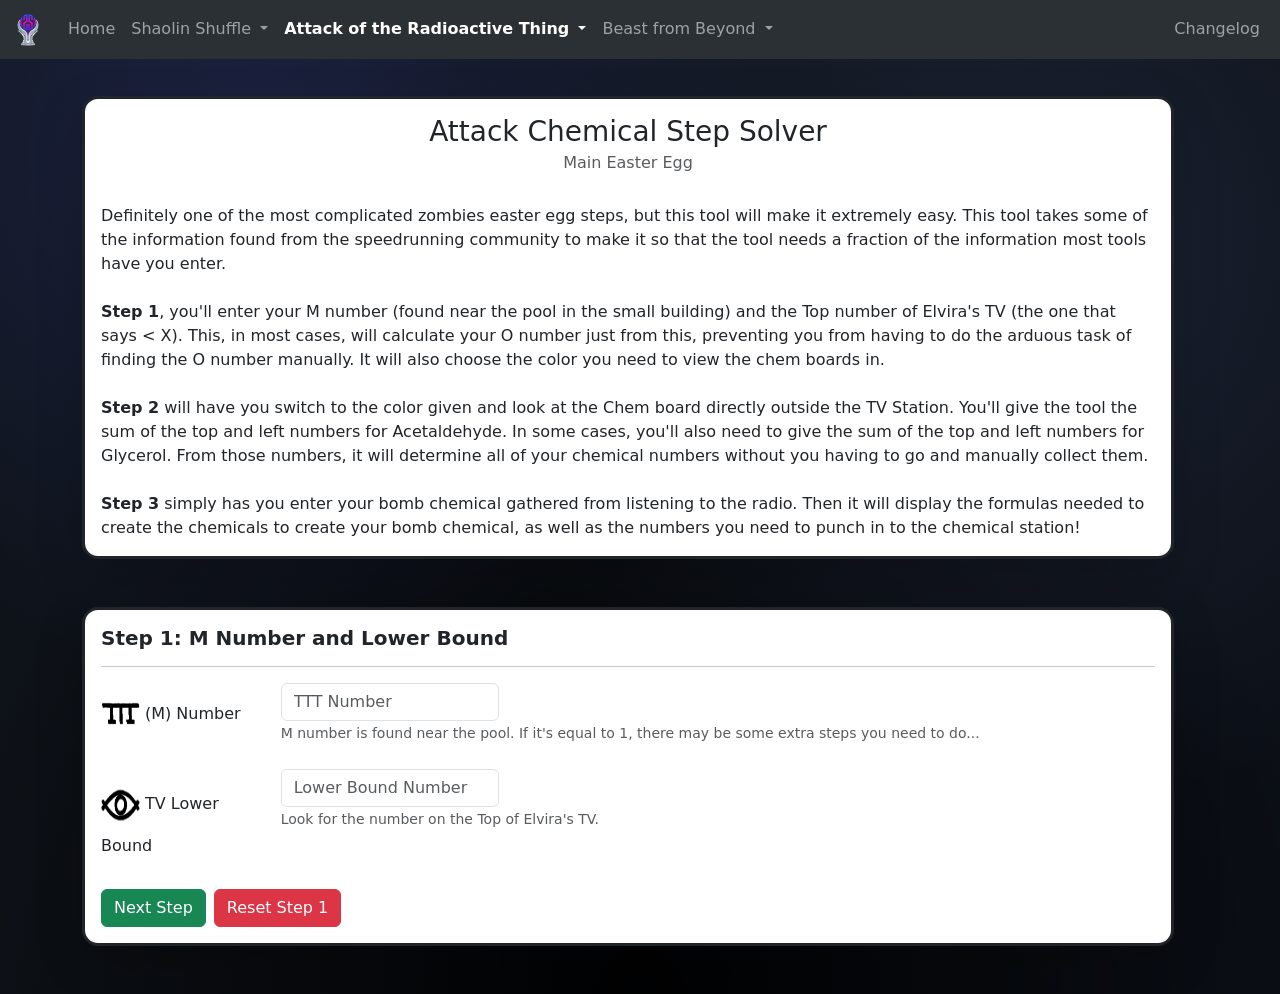
<file: pages/aotrt/aotrt_chemical.html>
<!DOCTYPE html>
<html>
    <head>
        <script async src="https://www.googletagmanager.com/gtag/js?id=G-4WV5ZDE703"></script>
        <script>
            window.dataLayer = window.dataLayer || [];
            function gtag(){dataLayer.push(arguments);}
            gtag('js', new Date());

            gtag('config', 'G-4WV5ZDE703');
        </script>
        <meta charset="utf-8">
        <meta name="viewport" content="width=device-width", initial-scale="1">
        <title>Attack of the Radioactive Thing - Chemical Step Solver</title>
        <link rel="icon" type="image/x-icon" href="../../favicon.png">

        <!-- Bootstrap -->
        <link href="https://cdn.jsdelivr.net/npm/bootstrap@5.3.8/dist/css/bootstrap.min.css" rel="stylesheet" integrity="sha384-sRIl4kxILFvY47J16cr9ZwB07vP4J8+LH7qKQnuqkuIAvNWLzeN8tE5YBujZqJLB" crossorigin="anonymous">

        <!-- Boostrap Icons -->
        <link rel="stylesheet" href="https://cdn.jsdelivr.net/npm/bootstrap-icons@1.5.0/font/bootstrap-icons.css"/>

        <!-- Style Sheet -->
        <link rel="stylesheet" href="../../main.css">
    </head>

    <body class="bg-grad">
        
        <div class="container text-center">
            
            <!-- Landing Page Header -->
            <div class="row">
                <!-- Navigation Panel Goes here... -->
                <div class="row">
                    <nav class="navbar fixed-top bg-dark navbar-expand-lg bg-body-tertiary" data-bs-theme="dark">
                        <div class="container-fluid">
                            <a class="navbar-brand" href="#">
                                <img src="../../imgs/Logo/zs_logo.png" alt="ZombieSlayaMr Logo" width="32" height="32">
                            </a>
                                
                            <button class="navbar-toggler" type="button" data-bs-toggle="collapse" data-bs-target="#navbarSupportedContent" aria-controls="navbarSupportedContent" aria-expanded="false" aria-label="Toggle navigation">
                                <span class="navbar-toggler-icon"></span>
                            </button>
                            <div class="collapse navbar-collapse" id="navbarSupportedContent">
                                <ul class="navbar-nav me-auto mb-2 mb-lg-0">
                                    
                                    <!-- Home (May change this later to something else) -->
                                    <li class="nav-item">
                                    <a class="nav-link" aria-current="page" href="../../index.html">Home</a>
                                    </li>

                                    <!-- Shaolin Shuffle Tools -->
                                    <li class="nav-item dropdown">
                                    <a class="nav-link dropdown-toggle" href="#" role="button" data-bs-toggle="dropdown" aria-expanded="false">
                                        Shaolin Shuffle
                                    </a>
                                    <ul class="dropdown-menu">
                                        <li><a class="dropdown-item" href="../shaolin/shaolin_mahjong.html">Mahjong Tile Solver</a></li>
                                        <li><a class="dropdown-item" href="../shaolin/shaolin_word_cheat_sheet.html">Word Step Cheat Sheet</a></li>
                                    </ul>
                                    </li>


                                    <!-- Attack of the Radioactive Thing -->
                                    <li class="nav-item dropdown">
                                    <a class="nav-link active dropdown-toggle" href="#" role="button" data-bs-toggle="dropdown" aria-expanded="false">
                                        <b>Attack of the Radioactive Thing</b>
                                    </a>
                                    <ul class="dropdown-menu">
                                        <li><a class="dropdown-item" href="#"><b>Chemical Step Solver</b></a></li>
                                        <li><a class="dropdown-item" href="aotrt_spelling_bee.html">Spelling Bee Solver</a></li>                                    
                                    </ul>
                                    </li>

                                    <!-- Beast from Beyond -->
                                    <li class="nav-item dropdown">
                                    <a class="nav-link dropdown-toggle" href="#" role="button" data-bs-toggle="dropdown" aria-expanded="false">
                                        Beast from Beyond
                                    </a>
                                    <ul class="dropdown-menu">
                                        <li><a class="dropdown-item" href="../beast/beast_floppy_disk_cheat_sheet.html">Floppy Disk Cheat sheet</a></li>
                                        <li><a class="dropdown-item" href="../beast/beast_odd_one_out.html">Odd One Out Cheat Sheet</a></li>                                    
                                        <li><a class="dropdown-item" href="../beast/beast_eight_queens.html">Eight Queens Solver</a></li>
                                        <li><a class="dropdown-item" href="../beast/beast_venom_solver.html">Venom Quest Solvers</a></li>
                                    </ul>
                                    </li>
                                </ul>
                                
                                <ul class="nav navbar-nav ml-auto justify-content-end">
                                    <li class="nav-item">
                                        <a class="nav-link" href="../changelog/changelog.html">Changelog</a>
                                    </li>
                                </ul>
                            </div>
                        </div>
                    </nav>
                </div>

                <!-- Explanation Panel -->
                <div class="row g-4 pt-5">
                    <div class="col d-flex justify-content-center">
                        <div class="card shadow-lg border-dark border-3 rounded-4 text-start" style="width: 125rem;">
                            <div class="card-body justify-content-left">                                
                                <h3 class="card-title text-center">Attack Chemical Step Solver</h3>                                
                                <h6 class="card-subtitle text-center mb-2 text-body-secondary">Main Easter Egg</h6>    
                                <br>                            
                                <p class="card-text">
                                    Definitely one of the most complicated zombies easter egg steps, but this tool will make it extremely easy.                                 
                                    This tool takes some of the information found from the speedrunning community to make it so that the tool needs 
                                    a fraction of the information most tools have you enter.
                                    <br><br>
                                    <b>Step 1</b>, you'll enter your M number (found near the pool in the small building) and the Top number of Elvira's TV (the one that says < X).
                                    This, in most cases, will calculate your O number just from this, preventing you from having to do the arduous task of finding the O number manually.
                                    It will also choose the color you need to view the chem boards in.
                                    <br><br>
                                    <b>Step 2</b> will have you switch to the color given and look at the Chem board directly outside the TV Station. You'll give the tool the sum of the top and left
                                    numbers for Acetaldehyde. In some cases, you'll also need to give the sum of the top and left numbers for Glycerol. From those numbers, it will determine all of 
                                    your chemical numbers without you having to go and manually collect them.
                                    <br><br>
                                    <b>Step 3</b> simply has you enter your bomb chemical gathered from listening to the radio. Then it will display the formulas needed to create the chemicals to create
                                    your bomb chemical, as well as the numbers you need to punch in to the chemical station!
                                </p>
                            </div>
                        </div>
                    </div>
                </div>

                <!-- Tool Panel -->
                <div class="row g-4 pb-5">
                    <div class="col d-flex justify-content-center">
                        <div class="card shadow-lg border-dark border-3 rounded-4 text-start" style="width: 125rem;">
                            <div class="card-body justify-content-left">
                                    
                                <!-- Step 1: Get the M Number and Lower Bound from the User -->
                                <div id="step1Panel">
                                <h5><b>Step 1: M Number and Lower Bound</b></h5><hr>
                                <form id="step1Form">                                                                        
                                    <div class="form-group row">
                                        <label for="inputMNumber" class="col-sm-2 col-form-label ">
                                            <!-- Label M Number-->
                                            <img src="../../imgs/aotrt_chemical/m_number.png" alt="M symbol for Attack" class="w-25 h-100">
                                            (M) Number
                                        </label>

                                        <div class="col-sm-10">
                                            <input type="number" min="1" max="50" step="1" class="form-control w-25" id="inputMNumber" placeholder="TTT Number">
                                            <small id="MNumberHelp" class="form-text text-muted">
                                                M number is found near the pool. If it's equal to 1, there may be some extra steps you need to do...
                                            </small>
                                            <div id="MNumberError" hidden><small class="form-text text-danger">
                                                <b>Please enter a valid TTT number</b>
                                            </small></div>
                                        </div>
                                    </div>

                                    <br>

                                    <div class="form-group row">
                                        <label for="inputTVLowerBound" class="col-sm-2 col-form-label">
                                            <img src="../../imgs/aotrt_chemical/eye_number.png" alt="Eye symbol for Attack" class="w-25 h-100">
                                            TV Lower Bound 
                                        </label>
                                        <div class="col-sm-10">
                                            <input type="number" min="1" max="500" step="1" class="form-control w-25" id="inputTVLowerBound" placeholder="Lower Bound Number (< X)">
                                            <small id="LowerBoundNumberHelp" class="form-text text-muted">
                                                Look for the number on the Top of Elvira's TV. 
                                            </small>
                                            <div id="EyeNumberError" hidden><small class="form-text text-danger">
                                                <b>Please enter a valid Lower Bound number</b>
                                            </small></div>
                                        </div>
                                    </div>

                                    <br>

                                    <!-- Handle Edge Case when M number = 1 -->
                                    <div class="form-group row" id="ONumberField" hidden>
                                        <label for="inputONumber" class="col-sm-2 col-form-label">
                                            <img src="../../imgs/aotrt_chemical/o_number.png" alt="O symbol for Attack" class="w-25 h-100">
                                            O Number
                                        </label>
                                        <div class="col-sm-10">
                                            <input type="number" min="1" max="500" step="1" class="form-control w-25" id="inputONumber" placeholder="O Number">
                                            <small id="ONumberHelp" class="form-text px-2 bg-warning rounded-3 text-muted">
                                                <b>Unforunately there's multiple O numbers that could be correct. You'll need to enter your O number to continue.</b>
                                            </small>
                                            <div id="ONumberError" hidden><small class="form-text text-danger">
                                                <b>Please enter a valid O Number.</b>
                                            </small></div>
                                        </div>
                                    </div>

                                    <br>

                                    <div class="btn-group" role="group" aria-label="Action Buttons">
                                        <!-- Next Step Button -->
                                        <div class="form-group row" id="form1SubmitGroup">
                                            <div>
                                            <button type="button" class="btn btn-success me-2" id="form1Submit" onclick="determineONumber()">Next Step</button>
                                            </div>
                                        </div>

                                        <!-- Reset Buttons -->
                                        <div class="form-group row" id="form1ResetButton">
                                            <div >
                                            <button type="button" class="btn btn-danger" id="form1Reset" onclick="resetForm1()">Reset Step 1</button>
                                            </div>
                                        </div>
                                    </div>
                                </form>
                                </div>

                                                          

                                <!-- Step 2: Get the Chemical Numbers using Acetaldehyde and Glycerol -->
                                <div id="step2Panel" hidden>
                                <br><h5><b>Step 2: Chemical Numbers</b></h5><hr>
                                <img src="../../imgs/aotrt_chemical/o_number.png" alt="O symbol for Attack" width="50" height="50">
                                <span class="badge rounded-pill bg-dark fs-6" id="ONumberDisplayed">O Number = -1</span><br>                                

                                <img src="../../imgs/aotrt_chemical/eye_number.png" alt="Eye symbol for Attack" width="50" height="50">
                                <span class="badge rounded-pill bg-dark fs-6" id="EyeColorDisplayed">Eye Color = x</span> <br>

                                <form id="Step2Form">
                                    <div class="form-group row" id="step2Explained">
                                        <label for="step2Explained" class="col-sm-2 col-form-label">                                        
                                            
                                        </label>   
                                        <span id="step2Explained">
                                            <p><b><i>
                                            Using your color given above, view the chemical board outside the TV Station. Get the top and left numbers
                                            on the chemical <u>"Acetaldehyde"</u> and add them together. Input the sum below.
                                            </p></b></i>
                                        </span>             
                                    </div>

                                    <br>

                                    <div class="form-group row">
                                        <label for="inputAcetaldehydeNumber" class="col-sm-2 col-form-label">                                            
                                            Acetaldehyde Number
                                        </label>
                                        <div class="col-sm-10">
                                            <input type="number" min="1" max="100" step="1" class="form-control w-25" id="inputAcetaldehydeNumber" placeholder="Result of Top + Left">
                                            <small id="AcetaldehydeNumberHelp" class="form-text text-muted">
                                                    On the Board outside the TV Station. Put the result of summing the Top & Left Numbers from your color.
                                            </small>
                                            <div id="acetaldehydeNumberError" hidden><small class="form-text text-danger">
                                                <b>Please enter a valid number for Acetaldehyde</b>
                                            </small></div>
                                        </div>
                                    </div>
                                    
                                    <br>

                                    <div class="form-group row" id="glycerolSection" hidden>
                                        <label for="inputGlycerolNumber" class="col-sm-2 col-form-label">                                            
                                            Glycerol Number
                                        </label>
                                        <div class="col-sm-10">
                                            <input type="number" min="1" max="100" step="1" class="form-control w-25" id="inputGlycerolNumber" placeholder="Result of Top + Left">                                            
                                            <small id="GlycerolNumberHelp" class="form-text px-2 bg-warning rounded-3 text-muted">
                                                    <b>Unforunately couldn't determine chemicals from just Acetaldehyde. Input Glycerol's Number as well...</b>
                                            </small>
                                            <div id="glycerolNumberError" hidden><small class="form-text text-danger">
                                                <b>Please enter a valid number for Glycerol</b>
                                            </small></div>
                                        </div>
                                    </div>

                                    <br>

                                    <svg xmlns="http://www.w3.org/2000/svg" style="display: none;">
                                        <symbol id="check-circle-fill" fill="currentColor" viewBox="0 0 16 16">
                                            <path d="M16 8A8 8 0 1 1 0 8a8 8 0 0 1 16 0zm-3.97-3.03a.75.75 0 0 0-1.08.022L7.477 9.417 5.384 7.323a.75.75 0 0 0-1.06 1.06L6.97 11.03a.75.75 0 0 0 1.079-.02l3.992-4.99a.75.75 0 0 0-.01-1.05z"/>
                                        </symbol>
                                        <symbol id="info-fill" fill="currentColor" viewBox="0 0 16 16">
                                            <path d="M8 16A8 8 0 1 0 8 0a8 8 0 0 0 0 16zm.93-9.412-1 4.705c-.07.34.029.533.304.533.194 0 .487-.07.686-.246l-.088.416c-.287.346-.92.598-1.465.598-.703 0-1.002-.422-.808-1.319l.738-3.468c.064-.293.006-.399-.287-.47l-.451-.081.082-.381 2.29-.287zM8 5.5a1 1 0 1 1 0-2 1 1 0 0 1 0 2z"/>
                                        </symbol>
                                        <symbol id="exclamation-triangle-fill" fill="currentColor" viewBox="0 0 16 16">
                                            <path d="M8.982 1.566a1.13 1.13 0 0 0-1.96 0L.165 13.233c-.457.778.091 1.767.98 1.767h13.713c.889 0 1.438-.99.98-1.767L8.982 1.566zM8 5c.535 0 .954.462.9.995l-.35 3.507a.552.552 0 0 1-1.1 0L7.1 5.995A.905.905 0 0 1 8 5zm.002 6a1 1 0 1 1 0 2 1 1 0 0 1 0-2z"/>
                                        </symbol>
                                    </svg>

                                    <div id="noChemicalError" hidden>
                                        <div class="alert alert-danger d-flex align-items-center" role="alert" hidden>
                                            <svg class="bi flex-shrink-0 me-2" width="24" height="24" role="img" aria-label="Danger:"><use xlink:href="#exclamation-triangle-fill"/></svg>
                                            <div>
                                                <b>The Glycerol and/or Acetaldehyde numbers given do not produce any values to compute the ingredient numbers correctly. Please check
                                                to ensure you've input both numbers correctly.</b>
                                            </div>
                                        </div>
                                    </div>

                                    <br>

                                    <div class="btn-group" role="group" aria-label="Action Buttons">
                                        <div class="form-group row">
                                            <div>
                                            <button type="button" class="btn btn-success me-2" id="form2Submit" onclick="determineIngredientNumbers()">Next Step</button>
                                            </div>
                                        </div>

                                        <!-- Reset Buttons -->
                                        <div class="form-group row" id="form1ResetButton">
                                            <div >
                                            <button type="button" class="btn btn-danger me-2" id="form2Reset" onclick="resetForm2()">Reset Step 2</button>
                                            </div>
                                        </div>
                                        
                                        <div class="form-group row" id="form2ResetAllButton">
                                            <div >
                                            <button type="button" class="btn btn-danger" id="form2ResetAll" onclick="resetAll()"><b>Reset All</b></button>
                                            </div>
                                        </div>
                                    </div>
                                </form>
                                </div>                
                                
                                <div id="step3Panel" hidden>
                                <br><h5><b>Step 3: Bomb Chemical and Solution</b></h5><hr>                    
                                <form>
                                    <div class="form-group row" id="step3Explained">
                                        <label for="step2Explained" class="col-sm-2 col-form-label">                                        
                                            
                                        </label>   
                                        <span id="step2Explained">
                                            <p><b><i>
                                            Select your chemical for the bomb gotten from the radio you repair with the battery and as long as
                                            all the other information is complete, a soultion will be generated below!
                                            </p></b></i>
                                        </span>
                                    </div>

                                    <br>

                                    <div class="form-group row">
                                        <label for="inputBombChemical" class="col-sm-2 col-form-label">Bomb Compound</label>
                                        <select class="form-control w-50" id="inputBombChemical">
                                            <option disabled selected hidden>Select One...</option>
                                            <option>3,4 Di-Nitroxy-Methyl-Propane</option>
                                            <option>1,3,5 Tera-Nitra-Phenol</option>
                                            <option>3-Methyl 2,4 Di-Nitrobenzene</option>
                                            <option>Octa-Hydro 2,5 Nitro 3,4,7 Para-Zokine</option>
                                            <option>2,4 Propane 3,5 Tetra-Nitrite</option>                                        
                                        </select>
                                        <div id="bombChemicalError" hidden><small class="form-text text-danger">
                                            <b>Choose a value for the Bomb Chemical, it can't be the default...</b>
                                        </small></div>
                                        
                                    </div>
                                    <br>

                                    <div class="card border border-5 border-success">
                                        <div class="card-body" id="bombSolutionBox">
                                                                           
                                        </div>
                                    </div><br><br>

                                    <div class="btn-group" role="group" aria-label="Action Buttons">
                                        <div class="form-group row">
                                            <div>
                                            <button type="button" class="btn btn-success me-2" id="form3Submit" onclick="getBombChemicalSolution()">Calculate Solution</button>
                                            </div>
                                        </div>

                                        <div class="form-group row" id="form3ResetAllButton">
                                            <div >
                                            <button type="button" class="btn btn-danger" id="form3ResetAll" onclick="resetAll()"><b>Reset All</b></button>
                                            </div>
                                        </div>
                                    </div>
                                </form>
                                </div>
                            </div>
                        </div>
                    </div>
                </div>
            </div>
        </div>

        <script src="aotrt_chemical.js"></script>
             
        <!-- Bootstrap -->        
        <script src="https://cdn.jsdelivr.net/npm/@popperjs/core@2.11.8/dist/umd/popper.min.js" integrity="sha384-I7E8VVD/ismYTF4hNIPjVp/Zjvgyol6VFvRkX/vR+Vc4jQkC+hVqc2pM8ODewa9r" crossorigin="anonymous"></script>
        <script src="https://cdn.jsdelivr.net/npm/bootstrap@5.3.8/dist/js/bootstrap.bundle.min.js" integrity="sha384-FKyoEForCGlyvwx9Hj09JcYn3nv7wiPVlz7YYwJrWVcXK/BmnVDxM+D2scQbITxI" crossorigin="anonymous"></script>        
    </body>
</html>
</file>
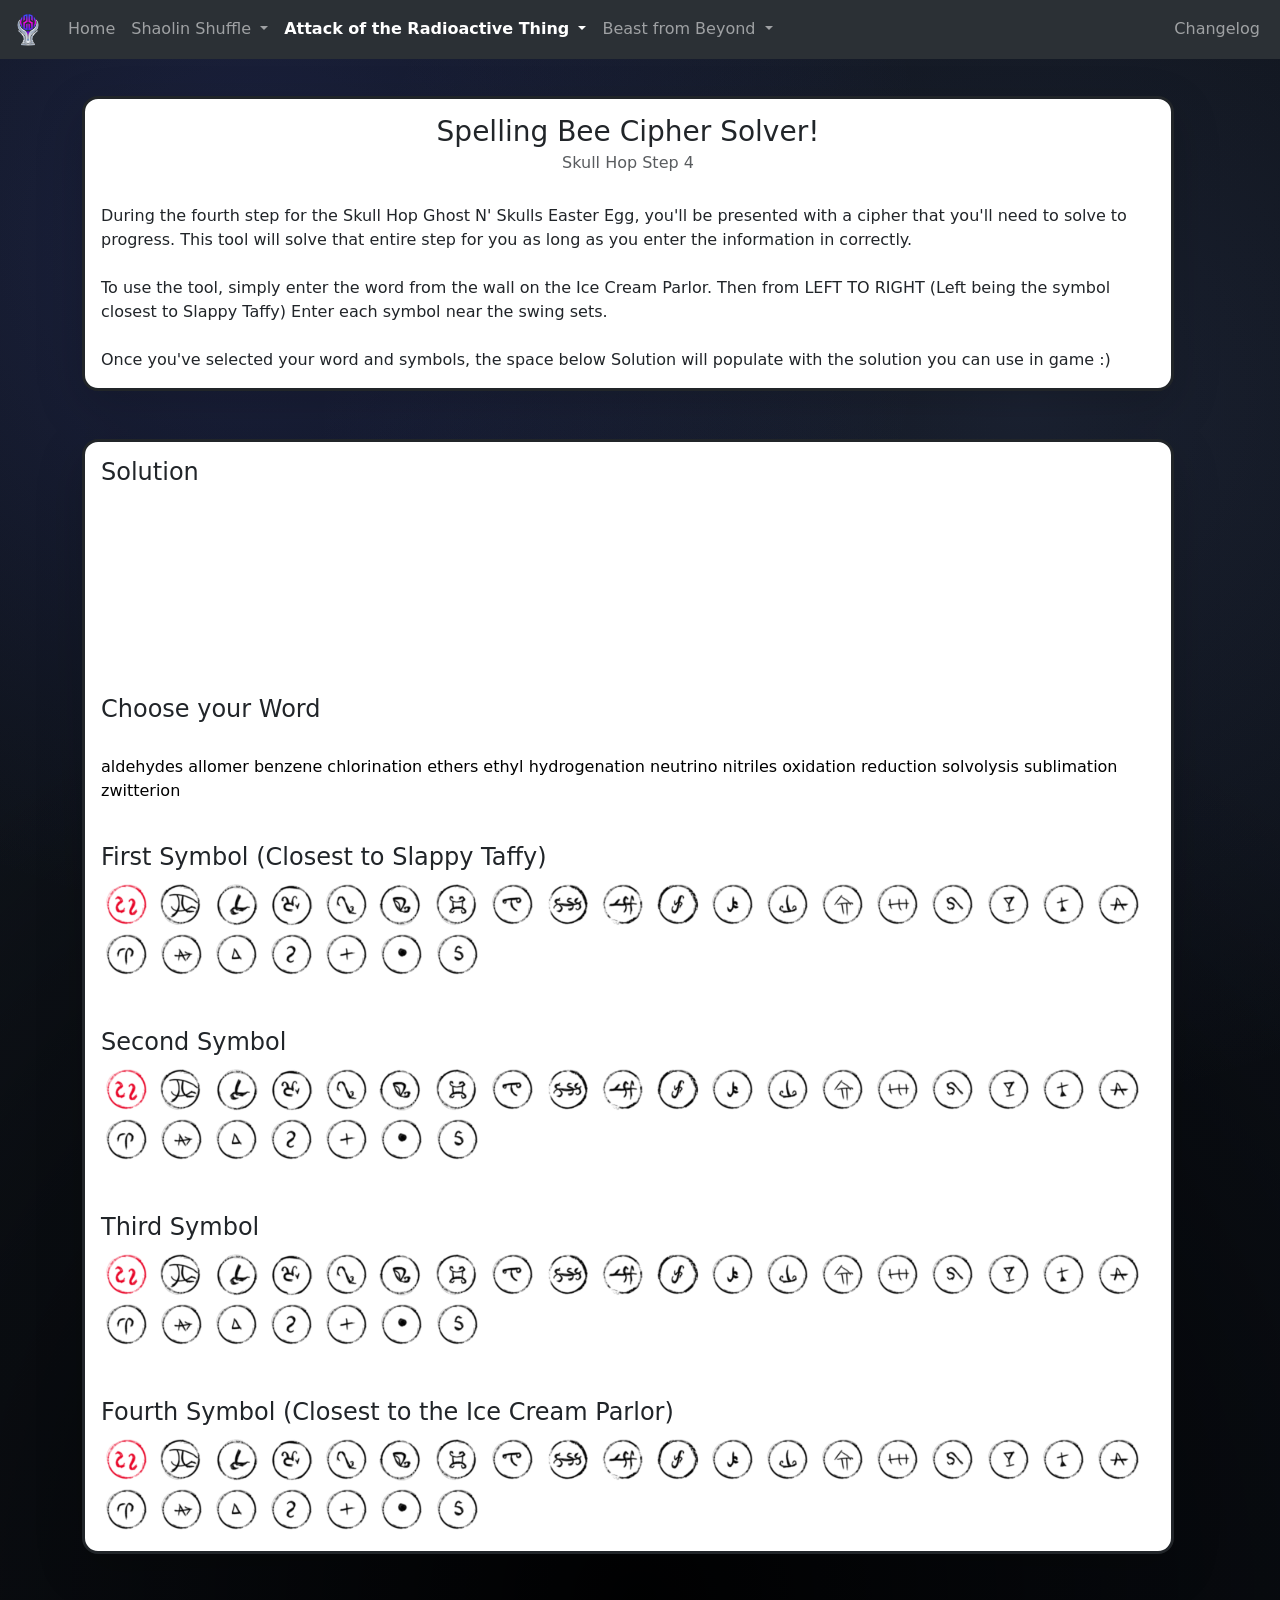
<file: pages/aotrt/aotrt_spelling_bee.html>
<!DOCTYPE html>
<html>
    <head>
        <script async src="https://www.googletagmanager.com/gtag/js?id=G-4WV5ZDE703"></script>
        <script>
            window.dataLayer = window.dataLayer || [];
            function gtag(){dataLayer.push(arguments);}
            gtag('js', new Date());

            gtag('config', 'G-4WV5ZDE703');
        </script>
        <meta charset="utf-8">
        <meta name="viewport" content="width=device-width", initial-scale="1">
        <title>Attack of the Radioactive Thing - Spelling Bee Solver</title>
        <link rel="icon" type="image/x-icon" href="../../favicon.png">

        <!-- Bootstrap -->
        <link href="https://cdn.jsdelivr.net/npm/bootstrap@5.3.8/dist/css/bootstrap.min.css" rel="stylesheet" integrity="sha384-sRIl4kxILFvY47J16cr9ZwB07vP4J8+LH7qKQnuqkuIAvNWLzeN8tE5YBujZqJLB" crossorigin="anonymous">

        <!-- Style Sheet -->
        <link rel="stylesheet" href="../../main.css">
    </head>

    <body class="bg-grad">
        
        <div class="container text-center">
                        
            
            <div class="row">
                <!-- Navigation Tabs -->       
                <div class="row">
                    <nav class="navbar fixed-top bg-dark navbar-expand-lg bg-body-tertiary" data-bs-theme="dark">
                        <div class="container-fluid">
                            <a class="navbar-brand" href="#">
                                <img src="../../imgs/Logo/zs_logo.png" alt="ZombieSlayaMr Logo" width="32" height="32">
                            </a>
                                
                            <button class="navbar-toggler" type="button" data-bs-toggle="collapse" data-bs-target="#navbarSupportedContent" aria-controls="navbarSupportedContent" aria-expanded="false" aria-label="Toggle navigation">
                                <span class="navbar-toggler-icon"></span>
                            </button>
                            <div class="collapse navbar-collapse" id="navbarSupportedContent">
                                <ul class="navbar-nav me-auto mb-2 mb-lg-0">
                                    
                                    <!-- Home -->
                                    <li class="nav-item">
                                    <a class="nav-link" href="../../index.html">Home</a>
                                    </li>

                                    <!-- Shaolin Shuffle Tools -->
                                    <li class="nav-item dropdown">
                                    <a class="nav-link dropdown-toggle" href="#" role="button" data-bs-toggle="dropdown" aria-expanded="false">
                                        Shaolin Shuffle
                                    </a>
                                    <ul class="dropdown-menu">
                                        <li><a class="dropdown-item" href="../shaolin/shaolin_mahjong.html">Mahjong Tile Solver</a></li>
                                        <li><a class="dropdown-item" href="../shaolin/shaolin_word_cheat_sheet.html">Word Step Cheat Sheet</a></li>                                                                
                                    </ul>
                                    </li>


                                    <!-- Attack of the Radioactive Thing -->
                                    <li class="nav-item dropdown">
                                    <a class="nav-link active dropdown-toggle" aria-current="page" href="#" role="button" data-bs-toggle="dropdown" aria-expanded="false">
                                        <b>Attack of the Radioactive Thing</b>
                                    </a>
                                    <ul class="dropdown-menu">
                                        <li><a class="dropdown-item" href="aotrt_chemical.html">Chemical Step Solver</a></li>
                                        <li><a class="dropdown-item" href="aotrt_spelling_bee.html"><b>Spelling Bee Solver</b></a></li>                                    
                                    </ul>
                                    </li>

                                    <!-- Beast from Beyond -->
                                    <li class="nav-item dropdown">
                                    <a class="nav-link dropdown-toggle" href="#" role="button" data-bs-toggle="dropdown" aria-expanded="false">
                                        Beast from Beyond
                                    </a>
                                    <ul class="dropdown-menu">
                                        <li><a class="dropdown-item" href="../beast/beast_floppy_disk_cheat_sheet.html">Floppy Disk Cheat sheet</a></li>
                                        <li><a class="dropdown-item" href="../beast/beast_odd_one_out.html">Odd One Out Cheat Sheet</a></li>                                    
                                        <li><a class="dropdown-item" href="../beast/beast_eight_queens.html">Eight Queens Solver</a></li>
                                        <li><a class="dropdown-item" href="../beast/beast_venom_solver.html">Venom Quest Solvers</a></li>
                                    </ul>
                                    </li>
                                </ul> 
                                
                                <ul class="nav navbar-nav ml-auto justify-content-end">
                                    <li class="nav-item">
                                        <a class="nav-link" href="../changelog/changelog.html">Changelog</a>
                                    </li>
                                </ul>
                            </div>
                        </div>
                    </nav>
                </div>

                <!-- Explanation Panel -->
                <div class="row g-4 pt-5">
                    <div class="col d-flex justify-content-center">
                        <div class="card shadow-lg border-dark border-3 rounded-4 text-start" style="width: 125rem;">
                            <div class="card-body justify-content-left">                                
                                <h3 class="card-title text-center">Spelling Bee Cipher Solver!</h3>                                
                                <h6 class="card-subtitle text-center mb-2 text-body-secondary">Skull Hop Step 4</h6>    
                                <br>                            
                                <p class="card-text">
                                    During the fourth step for the Skull Hop Ghost N' Skulls Easter Egg, you'll be presented with a cipher that you'll need to solve to progress. This tool will solve
                                    that entire step for you as long as you enter the information in correctly.
                                    <br><br>
                                    To use the tool, simply enter the word from the wall on the Ice Cream Parlor. Then from LEFT TO RIGHT (Left being the symbol closest to Slappy Taffy) Enter each symbol
                                    near the swing sets.
                                    <br><br>
                                    Once you've selected your word and symbols, the space below Solution will populate with the solution you can use in game :)
                                </p>
                            </div>
                        </div>
                    </div>
                </div>

                <!-- Tool Panel -->
                <div class="row g-4 pb-5">
                    <div class="col d-flex justify-content-center">
                        <div class="card shadow-lg border-dark border-3 rounded-4 text-start" style="width: 125rem;">
                            <div class="card-body justify-content-left"> 
                                
                                <!-- Solution Space-->
                                <div>
                                    <h4>Solution</h4>
                                    <img id="s1" alt src="../../imgs/symbol_blank_space.png" class="sol">
                                    <img id="s2" alt src="../../imgs/symbol_blank_space.png" class="sol">
                                    <img id="s3" alt src="../../imgs/symbol_blank_space.png" class="sol">
                                    <img id="s4" alt src="../../imgs/symbol_blank_space.png" class="sol">
                                    <img id="s5" alt src="../../imgs/symbol_blank_space.png" class="sol">
                                    <img id="s6" alt src="../../imgs/symbol_blank_space.png" class="sol">
                                    <img id="s7" alt src="../../imgs/symbol_blank_space.png" class="sol">
                                    <img id="s8" alt src="../../imgs/symbol_blank_space.png" class="sol">
                                    <img id="s9" alt src="../../imgs/symbol_blank_space.png" class="sol">
                                    <img id="s10" alt src="../../imgs/symbol_blank_space.png" class="sol">
                                    <img id="s11" alt src="../../imgs/symbol_blank_space.png" class="sol">
                                    <img id="s12" alt src="../../imgs/symbol_blank_space.png" class="sol">
                                    <img id="s13" alt src="../../imgs/symbol_blank_space.png" class="sol">
                                    <img id="s14" alt src="../../imgs/symbol_blank_space.png" class="sol">
                                    <img id="s15" alt src="../../imgs/symbol_blank_space.png" class="sol">
                                    <img id="s16" alt src="../../imgs/symbol_blank_space.png" class="sol">
                                    <img id="s17" alt src="../../imgs/symbol_blank_space.png" class="sol">
                                    <img id="s18" alt src="../../imgs/symbol_blank_space.png" class="sol">
                                    <img id="s19" alt src="../../imgs/symbol_blank_space.png" class="sol">
                                    <img id="s20" alt src="../../imgs/symbol_blank_space.png" class="sol">
                                    <img id="s21" alt src="../../imgs/symbol_blank_space.png" class="sol">
                                    <img id="s22" alt src="../../imgs/symbol_blank_space.png" class="sol">
                                    <img id="s23" alt src="../../imgs/symbol_blank_space.png" class="sol">
                                    <img id="s24" alt src="../../imgs/symbol_blank_space.png" class="sol">
                                    <img id="s25" alt src="../../imgs/symbol_blank_space.png" class="sol">
                                    <img id="s26" alt src="../../imgs/symbol_blank_space.png" class="sol">
                                    <img id="s27" alt src="../../imgs/symbol_blank_space.png" class="sol">
                                    <img id="s28" alt src="../../imgs/symbol_blank_space.png" class="sol">
                                    <img id="s29" alt src="../../imgs/symbol_blank_space.png" class="sol">
                                    <img id="s30" alt src="../../imgs/symbol_blank_space.png" class="sol">
                                    <img id="s31" alt src="../../imgs/symbol_blank_space.png" class="sol">
                                    <img id="s32" alt src="../../imgs/symbol_blank_space.png" class="sol">
                                    <img id="s33" alt src="../../imgs/symbol_blank_space.png" class="sol">
                                    <img id="s34" alt src="../../imgs/symbol_blank_space.png" class="sol">
                                    <img id="s35" alt src="../../imgs/symbol_blank_space.png" class="sol">
                                    <img id="s36" alt src="../../imgs/symbol_blank_space.png" class="sol">
                                    <img id="s37" alt src="../../imgs/symbol_blank_space.png" class="sol">
                                    <img id="s38" alt src="../../imgs/symbol_blank_space.png" class="sol">
                                    <img id="s39" alt src="../../imgs/symbol_blank_space.png" class="sol">
                                    <img id="s40" alt src="../../imgs/symbol_blank_space.png" class="sol">
                                    <img id="s41" alt src="../../imgs/symbol_blank_space.png" class="sol">
                                    <img id="s42" alt src="../../imgs/symbol_blank_space.png" class="sol">
                                    <img id="s43" alt src="../../imgs/symbol_blank_space.png" class="sol">
                                    <img id="s44" alt src="../../imgs/symbol_blank_space.png" class="sol">
                                    <img id="s45" alt src="../../imgs/symbol_blank_space.png" class="sol">
                                    <img id="s46" alt src="../../imgs/symbol_blank_space.png" class="sol">
                                    <img id="s47" alt src="../../imgs/symbol_blank_space.png" class="sol">
                                    <img id="s48" alt src="../../imgs/symbol_blank_space.png" class="sol">
                                    <img id="s49" alt src="../../imgs/symbol_blank_space.png" class="sol">
                                    <img id="s50" alt src="../../imgs/symbol_blank_space.png" class="sol">
                                    <img id="s51" alt src="../../imgs/symbol_blank_space.png" class="sol">
                                    <img id="s52" alt src="../../imgs/symbol_blank_space.png" class="sol">
                                    <img id="s53" alt src="../../imgs/symbol_blank_space.png" class="sol">
                                    <img id="s54" alt src="../../imgs/symbol_blank_space.png" class="sol">
                                    <img id="s55" alt src="../../imgs/symbol_blank_space.png" class="sol">
                                    <img id="s56" alt src="../../imgs/symbol_blank_space.png" class="sol">
                                    <img id="s57" alt src="../../imgs/symbol_blank_space.png" class="sol">
                                    <img id="s58" alt src="../../imgs/symbol_blank_space.png" class="sol">
                                    <img id="s59" alt src="../../imgs/symbol_blank_space.png" class="sol">
                                    <img id="s60" alt src="../../imgs/symbol_blank_space.png" class="sol">
                                    <img id="s61" alt src="../../imgs/symbol_blank_space.png" class="sol">
                                    <img id="s62" alt src="../../imgs/symbol_blank_space.png" class="sol">
                                    <img id="s63" alt src="../../imgs/symbol_blank_space.png" class="sol">
                                    <img id="s64" alt src="../../imgs/symbol_blank_space.png" class="sol">
                                </div>

                                <!-- Word Select -->
                                <div>
                                    <h4>Choose your Word</h4> <!-- Probably gonna change these to look better than just text later. -->
                                    <br>
                                    <p>
                                        <a id="0" onclick="setWord(0)" class="word-select">aldehydes</a>
                                        <a id="1" onclick="setWord(1)" class="word-select">allomer</a>
                                        <a id="2" onclick="setWord(2)" class="word-select">benzene</a>
                                        <a id="3" onclick="setWord(3)" class="word-select">chlorination</a>
                                        <a id="4" onclick="setWord(4)" class="word-select">ethers</a>
                                        <a id="5" onclick="setWord(5)" class="word-select">ethyl</a>
                                        <a id="6" onclick="setWord(6)" class="word-select">hydrogenation</a>
                                        <a id="7" onclick="setWord(7)" class="word-select">neutrino</a>
                                        <a id="8" onclick="setWord(8)" class="word-select">nitriles</a>                                    
                                        <a id="9" onclick="setWord(9)" class="word-select">oxidation</a>
                                        <a id="10" onclick="setWord(10)" class="word-select">reduction</a>
                                        <a id="11" onclick="setWord(11)" class="word-select">solvolysis</a>
                                        <a id="12" onclick="setWord(12)" class="word-select">sublimation</a>
                                        <a id="13" onclick="setWord(13)" class="word-select">zwitterion</a>                                        
                                    </p>
                                </div>

                                <br>

                                <!-- First Symbol -->
                                <div>
                                    <h4>First Symbol (Closest to Slappy Taffy)</h4>
                                    <img id="1a" onmouseover="moused(id)" onmouseout="unmoused(id)" src="../../imgs/cipher_symbols_sb/red/SymbolA.png" onclick='setLetter(1, "a")' alt="A-Selected" class="selected">
                                    <img id="1b" onmouseover="moused(id)" onmouseout="unmoused(id)" src="../../imgs/cipher_symbols_sb/black/SymbolB.png" onclick='setLetter(1, "b")' alt="B">
                                    <img id="1c" onmouseover="moused(id)" onmouseout="unmoused(id)" src="../../imgs/cipher_symbols_sb/black/SymbolC.png" onclick='setLetter(1, "c")' alt="C">
                                    <img id="1d" onmouseover="moused(id)" onmouseout="unmoused(id)" src="../../imgs/cipher_symbols_sb/black/SymbolD.png" onclick='setLetter(1, "d")' alt="D">
                                    <img id="1e" onmouseover="moused(id)" onmouseout="unmoused(id)" src="../../imgs/cipher_symbols_sb/black/SymbolE.png" onclick='setLetter(1, "e")' alt="E">
                                    <img id="1f" onmouseover="moused(id)" onmouseout="unmoused(id)" src="../../imgs/cipher_symbols_sb/black/SymbolF.png" onclick='setLetter(1, "f")' alt="F">
                                    <img id="1g" onmouseover="moused(id)" onmouseout="unmoused(id)" src="../../imgs/cipher_symbols_sb/black/SymbolG.png" onclick='setLetter(1, "g")' alt="G">
                                    <img id="1h" onmouseover="moused(id)" onmouseout="unmoused(id)" src="../../imgs/cipher_symbols_sb/black/SymbolH.png" onclick='setLetter(1, "h")' alt="H">
                                    <img id="1i" onmouseover="moused(id)" onmouseout="unmoused(id)" src="../../imgs/cipher_symbols_sb/black/SymbolI.png" onclick='setLetter(1, "i")' alt="I">
                                    <img id="1j" onmouseover="moused(id)" onmouseout="unmoused(id)" src="../../imgs/cipher_symbols_sb/black/SymbolJ.png" onclick='setLetter(1, "j")' alt="J">
                                    <img id="1k" onmouseover="moused(id)" onmouseout="unmoused(id)" src="../../imgs/cipher_symbols_sb/black/SymbolK.png" onclick='setLetter(1, "k")' alt="K">
                                    <img id="1l" onmouseover="moused(id)" onmouseout="unmoused(id)" src="../../imgs/cipher_symbols_sb/black/SymbolL.png" onclick='setLetter(1, "l")' alt="L">
                                    <img id="1m" onmouseover="moused(id)" onmouseout="unmoused(id)" src="../../imgs/cipher_symbols_sb/black/SymbolM.png" onclick='setLetter(1, "m")' alt="M">
                                    <img id="1n" onmouseover="moused(id)" onmouseout="unmoused(id)" src="../../imgs/cipher_symbols_sb/black/SymbolN.png" onclick='setLetter(1, "n")' alt="N">
                                    <img id="1o" onmouseover="moused(id)" onmouseout="unmoused(id)" src="../../imgs/cipher_symbols_sb/black/SymbolO.png" onclick='setLetter(1, "o")' alt="O">
                                    <img id="1p" onmouseover="moused(id)" onmouseout="unmoused(id)" src="../../imgs/cipher_symbols_sb/black/SymbolP.png" onclick='setLetter(1, "p")' alt="P">
                                    <img id="1q" onmouseover="moused(id)" onmouseout="unmoused(id)" src="../../imgs/cipher_symbols_sb/black/SymbolQ.png" onclick='setLetter(1, "q")' alt="Q">
                                    <img id="1r" onmouseover="moused(id)" onmouseout="unmoused(id)" src="../../imgs/cipher_symbols_sb/black/SymbolR.png" onclick='setLetter(1, "r")' alt="R">
                                    <img id="1s" onmouseover="moused(id)" onmouseout="unmoused(id)" src="../../imgs/cipher_symbols_sb/black/SymbolS.png" onclick='setLetter(1, "s")' alt="S">
                                    <img id="1t" onmouseover="moused(id)" onmouseout="unmoused(id)" src="../../imgs/cipher_symbols_sb/black/SymbolT.png" onclick='setLetter(1, "t")' alt="T">
                                    <img id="1u" onmouseover="moused(id)" onmouseout="unmoused(id)" src="../../imgs/cipher_symbols_sb/black/SymbolU.png" onclick='setLetter(1, "u")' alt="U">
                                    <img id="1v" onmouseover="moused(id)" onmouseout="unmoused(id)" src="../../imgs/cipher_symbols_sb/black/SymbolV.png" onclick='setLetter(1, "v")' alt="V">
                                    <img id="1w" onmouseover="moused(id)" onmouseout="unmoused(id)" src="../../imgs/cipher_symbols_sb/black/SymbolW.png" onclick='setLetter(1, "w")' alt="W">
                                    <img id="1x" onmouseover="moused(id)" onmouseout="unmoused(id)" src="../../imgs/cipher_symbols_sb/black/SymbolX.png" onclick='setLetter(1, "x")' alt="X">
                                    <img id="1y" onmouseover="moused(id)" onmouseout="unmoused(id)" src="../../imgs/cipher_symbols_sb/black/SymbolY.png" onclick='setLetter(1, "y")' alt="Y">
                                    <img id="1z" onmouseover="moused(id)" onmouseout="unmoused(id)" src="../../imgs/cipher_symbols_sb/black/SymbolZ.png" onclick='setLetter(1, "z")' alt="Z">                                                                
                                </div>

                                <br><br>

                                <!-- Second Symbol -->
                                <div>
                                    <h4>Second Symbol</h4>
                                    <img id="2a" onmouseover="moused(id)" onmouseout="unmoused(id)" src="../../imgs/cipher_symbols_sb/red/SymbolA.png" onclick='setLetter(2, "a")' alt="A-Selected" class="selected">
                                    <img id="2b" onmouseover="moused(id)" onmouseout="unmoused(id)" src="../../imgs/cipher_symbols_sb/black/SymbolB.png" onclick='setLetter(2, "b")' alt="B">
                                    <img id="2c" onmouseover="moused(id)" onmouseout="unmoused(id)" src="../../imgs/cipher_symbols_sb/black/SymbolC.png" onclick='setLetter(2, "c")' alt="C">
                                    <img id="2d" onmouseover="moused(id)" onmouseout="unmoused(id)" src="../../imgs/cipher_symbols_sb/black/SymbolD.png" onclick='setLetter(2, "d")' alt="D">
                                    <img id="2e" onmouseover="moused(id)" onmouseout="unmoused(id)" src="../../imgs/cipher_symbols_sb/black/SymbolE.png" onclick='setLetter(2, "e")' alt="E">
                                    <img id="2f" onmouseover="moused(id)" onmouseout="unmoused(id)" src="../../imgs/cipher_symbols_sb/black/SymbolF.png" onclick='setLetter(2, "f")' alt="F">
                                    <img id="2g" onmouseover="moused(id)" onmouseout="unmoused(id)" src="../../imgs/cipher_symbols_sb/black/SymbolG.png" onclick='setLetter(2, "g")' alt="G">
                                    <img id="2h" onmouseover="moused(id)" onmouseout="unmoused(id)" src="../../imgs/cipher_symbols_sb/black/SymbolH.png" onclick='setLetter(2, "h")' alt="H">
                                    <img id="2i" onmouseover="moused(id)" onmouseout="unmoused(id)" src="../../imgs/cipher_symbols_sb/black/SymbolI.png" onclick='setLetter(2, "i")' alt="I">
                                    <img id="2j" onmouseover="moused(id)" onmouseout="unmoused(id)" src="../../imgs/cipher_symbols_sb/black/SymbolJ.png" onclick='setLetter(2, "j")' alt="J">
                                    <img id="2k" onmouseover="moused(id)" onmouseout="unmoused(id)" src="../../imgs/cipher_symbols_sb/black/SymbolK.png" onclick='setLetter(2, "k")' alt="K">
                                    <img id="2l" onmouseover="moused(id)" onmouseout="unmoused(id)" src="../../imgs/cipher_symbols_sb/black/SymbolL.png" onclick='setLetter(2, "l")' alt="L">
                                    <img id="2m" onmouseover="moused(id)" onmouseout="unmoused(id)" src="../../imgs/cipher_symbols_sb/black/SymbolM.png" onclick='setLetter(2, "m")' alt="M">
                                    <img id="2n" onmouseover="moused(id)" onmouseout="unmoused(id)" src="../../imgs/cipher_symbols_sb/black/SymbolN.png" onclick='setLetter(2, "n")' alt="N">
                                    <img id="2o" onmouseover="moused(id)" onmouseout="unmoused(id)" src="../../imgs/cipher_symbols_sb/black/SymbolO.png" onclick='setLetter(2, "o")' alt="O">
                                    <img id="2p" onmouseover="moused(id)" onmouseout="unmoused(id)" src="../../imgs/cipher_symbols_sb/black/SymbolP.png" onclick='setLetter(2, "p")' alt="P">
                                    <img id="2q" onmouseover="moused(id)" onmouseout="unmoused(id)" src="../../imgs/cipher_symbols_sb/black/SymbolQ.png" onclick='setLetter(2, "q")' alt="Q">
                                    <img id="2r" onmouseover="moused(id)" onmouseout="unmoused(id)" src="../../imgs/cipher_symbols_sb/black/SymbolR.png" onclick='setLetter(2, "r")' alt="R">
                                    <img id="2s" onmouseover="moused(id)" onmouseout="unmoused(id)" src="../../imgs/cipher_symbols_sb/black/SymbolS.png" onclick='setLetter(2, "s")' alt="S">
                                    <img id="2t" onmouseover="moused(id)" onmouseout="unmoused(id)" src="../../imgs/cipher_symbols_sb/black/SymbolT.png" onclick='setLetter(2, "t")' alt="T">
                                    <img id="2u" onmouseover="moused(id)" onmouseout="unmoused(id)" src="../../imgs/cipher_symbols_sb/black/SymbolU.png" onclick='setLetter(2, "u")' alt="U">
                                    <img id="2v" onmouseover="moused(id)" onmouseout="unmoused(id)" src="../../imgs/cipher_symbols_sb/black/SymbolV.png" onclick='setLetter(2, "v")' alt="V">
                                    <img id="2w" onmouseover="moused(id)" onmouseout="unmoused(id)" src="../../imgs/cipher_symbols_sb/black/SymbolW.png" onclick='setLetter(2, "w")' alt="W">
                                    <img id="2x" onmouseover="moused(id)" onmouseout="unmoused(id)" src="../../imgs/cipher_symbols_sb/black/SymbolX.png" onclick='setLetter(2, "x")' alt="X">
                                    <img id="2y" onmouseover="moused(id)" onmouseout="unmoused(id)" src="../../imgs/cipher_symbols_sb/black/SymbolY.png" onclick='setLetter(2, "y")' alt="Y">
                                    <img id="2z" onmouseover="moused(id)" onmouseout="unmoused(id)" src="../../imgs/cipher_symbols_sb/black/SymbolZ.png" onclick='setLetter(2, "z")' alt="Z">
                                </div>

                                <br><br>

                                <!-- Third Symbol -->
                                <div>
                                    <h4>Third Symbol</h4>
                                    <img id="3a" onmouseover="moused(id)" onmouseout="unmoused(id)" src="../../imgs/cipher_symbols_sb/red/SymbolA.png" onclick='setLetter(3, "a")' alt="A-Selected" class="selected">
                                    <img id="3b" onmouseover="moused(id)" onmouseout="unmoused(id)" src="../../imgs/cipher_symbols_sb/black/SymbolB.png" onclick='setLetter(3, "b")' alt="B">
                                    <img id="3c" onmouseover="moused(id)" onmouseout="unmoused(id)" src="../../imgs/cipher_symbols_sb/black/SymbolC.png" onclick='setLetter(3, "c")' alt="C">
                                    <img id="3d" onmouseover="moused(id)" onmouseout="unmoused(id)" src="../../imgs/cipher_symbols_sb/black/SymbolD.png" onclick='setLetter(3, "d")' alt="D">
                                    <img id="3e" onmouseover="moused(id)" onmouseout="unmoused(id)" src="../../imgs/cipher_symbols_sb/black/SymbolE.png" onclick='setLetter(3, "e")' alt="E">
                                    <img id="3f" onmouseover="moused(id)" onmouseout="unmoused(id)" src="../../imgs/cipher_symbols_sb/black/SymbolF.png" onclick='setLetter(3, "f")' alt="F">
                                    <img id="3g" onmouseover="moused(id)" onmouseout="unmoused(id)" src="../../imgs/cipher_symbols_sb/black/SymbolG.png" onclick='setLetter(3, "g")' alt="G">
                                    <img id="3h" onmouseover="moused(id)" onmouseout="unmoused(id)" src="../../imgs/cipher_symbols_sb/black/SymbolH.png" onclick='setLetter(3, "h")' alt="H">
                                    <img id="3i" onmouseover="moused(id)" onmouseout="unmoused(id)" src="../../imgs/cipher_symbols_sb/black/SymbolI.png" onclick='setLetter(3, "i")' alt="I">
                                    <img id="3j" onmouseover="moused(id)" onmouseout="unmoused(id)" src="../../imgs/cipher_symbols_sb/black/SymbolJ.png" onclick='setLetter(3, "j")' alt="J">
                                    <img id="3k" onmouseover="moused(id)" onmouseout="unmoused(id)" src="../../imgs/cipher_symbols_sb/black/SymbolK.png" onclick='setLetter(3, "k")' alt="K">
                                    <img id="3l" onmouseover="moused(id)" onmouseout="unmoused(id)" src="../../imgs/cipher_symbols_sb/black/SymbolL.png" onclick='setLetter(3, "l")' alt="L">
                                    <img id="3m" onmouseover="moused(id)" onmouseout="unmoused(id)" src="../../imgs/cipher_symbols_sb/black/SymbolM.png" onclick='setLetter(3, "m")' alt="M">
                                    <img id="3n" onmouseover="moused(id)" onmouseout="unmoused(id)" src="../../imgs/cipher_symbols_sb/black/SymbolN.png" onclick='setLetter(3, "n")' alt="N">
                                    <img id="3o" onmouseover="moused(id)" onmouseout="unmoused(id)" src="../../imgs/cipher_symbols_sb/black/SymbolO.png" onclick='setLetter(3, "o")' alt="O">
                                    <img id="3p" onmouseover="moused(id)" onmouseout="unmoused(id)" src="../../imgs/cipher_symbols_sb/black/SymbolP.png" onclick='setLetter(3, "p")' alt="P">
                                    <img id="3q" onmouseover="moused(id)" onmouseout="unmoused(id)" src="../../imgs/cipher_symbols_sb/black/SymbolQ.png" onclick='setLetter(3, "q")' alt="Q">
                                    <img id="3r" onmouseover="moused(id)" onmouseout="unmoused(id)" src="../../imgs/cipher_symbols_sb/black/SymbolR.png" onclick='setLetter(3, "r")' alt="R">
                                    <img id="3s" onmouseover="moused(id)" onmouseout="unmoused(id)" src="../../imgs/cipher_symbols_sb/black/SymbolS.png" onclick='setLetter(3, "s")' alt="S">
                                    <img id="3t" onmouseover="moused(id)" onmouseout="unmoused(id)" src="../../imgs/cipher_symbols_sb/black/SymbolT.png" onclick='setLetter(3, "t")' alt="T">
                                    <img id="3u" onmouseover="moused(id)" onmouseout="unmoused(id)" src="../../imgs/cipher_symbols_sb/black/SymbolU.png" onclick='setLetter(3, "u")' alt="U">
                                    <img id="3v" onmouseover="moused(id)" onmouseout="unmoused(id)" src="../../imgs/cipher_symbols_sb/black/SymbolV.png" onclick='setLetter(3, "v")' alt="V">
                                    <img id="3w" onmouseover="moused(id)" onmouseout="unmoused(id)" src="../../imgs/cipher_symbols_sb/black/SymbolW.png" onclick='setLetter(3, "w")' alt="W">
                                    <img id="3x" onmouseover="moused(id)" onmouseout="unmoused(id)" src="../../imgs/cipher_symbols_sb/black/SymbolX.png" onclick='setLetter(3, "x")' alt="X">
                                    <img id="3y" onmouseover="moused(id)" onmouseout="unmoused(id)" src="../../imgs/cipher_symbols_sb/black/SymbolY.png" onclick='setLetter(3, "y")' alt="Y">
                                    <img id="3z" onmouseover="moused(id)" onmouseout="unmoused(id)" src="../../imgs/cipher_symbols_sb/black/SymbolZ.png" onclick='setLetter(3, "z")' alt="Z">                                                                
                                </div>

                                <br><br>

                                <!-- Fourth Symbol -->
                                <div>
                                    <h4>Fourth Symbol (Closest to the Ice Cream Parlor)</h4>
                                    <img id="4a" onmouseover="moused(id)" onmouseout="unmoused(id)" src="../../imgs/cipher_symbols_sb/red/SymbolA.png" onclick='setLetter(4, "a")' alt="A-Selected" class="selected">
                                    <img id="4b" onmouseover="moused(id)" onmouseout="unmoused(id)" src="../../imgs/cipher_symbols_sb/black/SymbolB.png" onclick='setLetter(4, "b")' alt="B">
                                    <img id="4c" onmouseover="moused(id)" onmouseout="unmoused(id)" src="../../imgs/cipher_symbols_sb/black/SymbolC.png" onclick='setLetter(4, "c")' alt="C">
                                    <img id="4d" onmouseover="moused(id)" onmouseout="unmoused(id)" src="../../imgs/cipher_symbols_sb/black/SymbolD.png" onclick='setLetter(4, "d")' alt="D">
                                    <img id="4e" onmouseover="moused(id)" onmouseout="unmoused(id)" src="../../imgs/cipher_symbols_sb/black/SymbolE.png" onclick='setLetter(4, "e")' alt="E">
                                    <img id="4f" onmouseover="moused(id)" onmouseout="unmoused(id)" src="../../imgs/cipher_symbols_sb/black/SymbolF.png" onclick='setLetter(4, "f")' alt="F">
                                    <img id="4g" onmouseover="moused(id)" onmouseout="unmoused(id)" src="../../imgs/cipher_symbols_sb/black/SymbolG.png" onclick='setLetter(4, "g")' alt="G">
                                    <img id="4h" onmouseover="moused(id)" onmouseout="unmoused(id)" src="../../imgs/cipher_symbols_sb/black/SymbolH.png" onclick='setLetter(4, "h")' alt="H">
                                    <img id="4i" onmouseover="moused(id)" onmouseout="unmoused(id)" src="../../imgs/cipher_symbols_sb/black/SymbolI.png" onclick='setLetter(4, "i")' alt="I">
                                    <img id="4j" onmouseover="moused(id)" onmouseout="unmoused(id)" src="../../imgs/cipher_symbols_sb/black/SymbolJ.png" onclick='setLetter(4, "j")' alt="J">
                                    <img id="4k" onmouseover="moused(id)" onmouseout="unmoused(id)" src="../../imgs/cipher_symbols_sb/black/SymbolK.png" onclick='setLetter(4, "k")' alt="K">
                                    <img id="4l" onmouseover="moused(id)" onmouseout="unmoused(id)" src="../../imgs/cipher_symbols_sb/black/SymbolL.png" onclick='setLetter(4, "l")' alt="L">
                                    <img id="4m" onmouseover="moused(id)" onmouseout="unmoused(id)" src="../../imgs/cipher_symbols_sb/black/SymbolM.png" onclick='setLetter(4, "m")' alt="M">
                                    <img id="4n" onmouseover="moused(id)" onmouseout="unmoused(id)" src="../../imgs/cipher_symbols_sb/black/SymbolN.png" onclick='setLetter(4, "n")' alt="N">
                                    <img id="4o" onmouseover="moused(id)" onmouseout="unmoused(id)" src="../../imgs/cipher_symbols_sb/black/SymbolO.png" onclick='setLetter(4, "o")' alt="O">
                                    <img id="4p" onmouseover="moused(id)" onmouseout="unmoused(id)" src="../../imgs/cipher_symbols_sb/black/SymbolP.png" onclick='setLetter(4, "p")' alt="P">
                                    <img id="4q" onmouseover="moused(id)" onmouseout="unmoused(id)" src="../../imgs/cipher_symbols_sb/black/SymbolQ.png" onclick='setLetter(4, "q")' alt="Q">
                                    <img id="4r" onmouseover="moused(id)" onmouseout="unmoused(id)" src="../../imgs/cipher_symbols_sb/black/SymbolR.png" onclick='setLetter(4, "r")' alt="R">
                                    <img id="4s" onmouseover="moused(id)" onmouseout="unmoused(id)" src="../../imgs/cipher_symbols_sb/black/SymbolS.png" onclick='setLetter(4, "s")' alt="S">
                                    <img id="4t" onmouseover="moused(id)" onmouseout="unmoused(id)" src="../../imgs/cipher_symbols_sb/black/SymbolT.png" onclick='setLetter(4, "t")' alt="T">
                                    <img id="4u" onmouseover="moused(id)" onmouseout="unmoused(id)" src="../../imgs/cipher_symbols_sb/black/SymbolU.png" onclick='setLetter(4, "u")' alt="U">
                                    <img id="4v" onmouseover="moused(id)" onmouseout="unmoused(id)" src="../../imgs/cipher_symbols_sb/black/SymbolV.png" onclick='setLetter(4, "v")' alt="V">
                                    <img id="4w" onmouseover="moused(id)" onmouseout="unmoused(id)" src="../../imgs/cipher_symbols_sb/black/SymbolW.png" onclick='setLetter(4, "w")' alt="W">
                                    <img id="4x" onmouseover="moused(id)" onmouseout="unmoused(id)" src="../../imgs/cipher_symbols_sb/black/SymbolX.png" onclick='setLetter(4, "x")' alt="X">
                                    <img id="4y" onmouseover="moused(id)" onmouseout="unmoused(id)" src="../../imgs/cipher_symbols_sb/black/SymbolY.png" onclick='setLetter(4, "y")' alt="Y">
                                    <img id="4z" onmouseover="moused(id)" onmouseout="unmoused(id)" src="../../imgs/cipher_symbols_sb/black/SymbolZ.png" onclick='setLetter(4, "z")' alt="Z">                                                                
                                </div>

                            </div>
                        </div>
                    </div>
                </div>
            </div>
        </div>
        
        <!-- Add the Script that runs this tool -->
        <script src="aotrt_spelling_bee.js"></script>

        <!-- Bootstrap -->        
        <script src="https://cdn.jsdelivr.net/npm/@popperjs/core@2.11.8/dist/umd/popper.min.js" integrity="sha384-I7E8VVD/ismYTF4hNIPjVp/Zjvgyol6VFvRkX/vR+Vc4jQkC+hVqc2pM8ODewa9r" crossorigin="anonymous"></script>
        <script src="https://cdn.jsdelivr.net/npm/bootstrap@5.3.8/dist/js/bootstrap.bundle.min.js" integrity="sha384-FKyoEForCGlyvwx9Hj09JcYn3nv7wiPVlz7YYwJrWVcXK/BmnVDxM+D2scQbITxI" crossorigin="anonymous"></script>        
    </body>
</html>
</file>
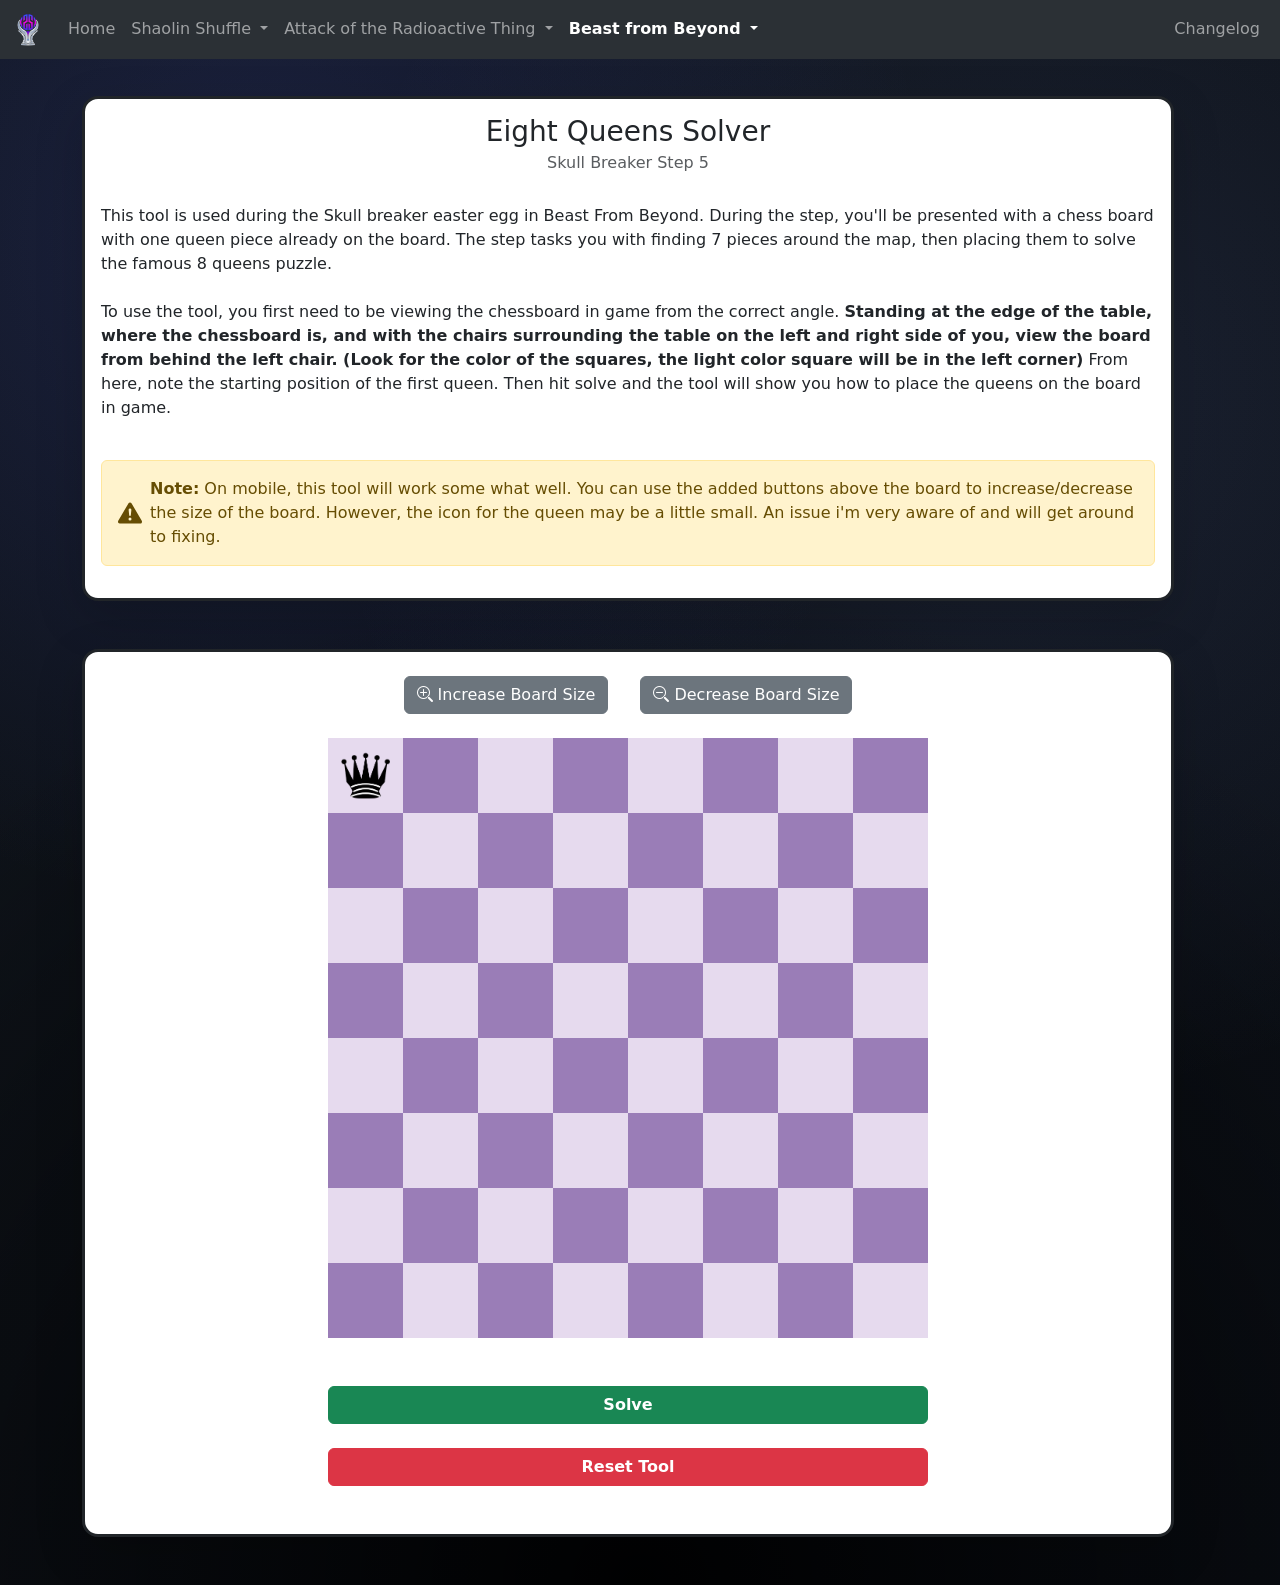
<file: pages/beast/beast_eight_queens.html>
<!DOCTYPE html>
<html>
    <head>
        <script async src="https://www.googletagmanager.com/gtag/js?id=G-4WV5ZDE703"></script>
        <script>
            window.dataLayer = window.dataLayer || [];
            function gtag(){dataLayer.push(arguments);}
            gtag('js', new Date());

            gtag('config', 'G-4WV5ZDE703');
        </script>
        <meta charset="utf-8">
        <meta name="viewport" content="width=device-width", initial-scale="1">
        <title>Beast From Beyond - Eight Queens Solver</title>
        <link rel="icon" type="image/x-icon" href="../../favicon.png">

        <!-- Bootstrap -->
        <link href="https://cdn.jsdelivr.net/npm/bootstrap@5.3.8/dist/css/bootstrap.min.css" rel="stylesheet" integrity="sha384-sRIl4kxILFvY47J16cr9ZwB07vP4J8+LH7qKQnuqkuIAvNWLzeN8tE5YBujZqJLB" crossorigin="anonymous">
        <link href="https://cdn.jsdelivr.net/npm/bootstrap-icons/font/bootstrap-icons.css" rel="stylesheet">

        <!-- Style Sheet -->
        <link rel="stylesheet" href="../../main.css">
    </head>

    <body class="bg-grad">
        
        <div class="container text-center">
            
            <!-- Landing Page Header -->
            <div class="row">
                <!-- Navigation Panel Goes here... -->
                <div class="row">
                    <nav class="navbar fixed-top bg-dark navbar-expand-lg bg-body-tertiary" data-bs-theme="dark">
                        <div class="container-fluid">
                            <a class="navbar-brand" href="#">
                                <img src="../../imgs/Logo/zs_logo.png" alt="ZombieSlayaMr Logo" width="32" height="32">
                            </a>
                                
                            <button class="navbar-toggler" type="button" data-bs-toggle="collapse" data-bs-target="#navbarSupportedContent" aria-controls="navbarSupportedContent" aria-expanded="false" aria-label="Toggle navigation">
                                <span class="navbar-toggler-icon"></span>
                            </button>
                            <div class="collapse navbar-collapse" id="navbarSupportedContent">
                                <ul class="navbar-nav me-auto mb-2 mb-lg-0">
                                    
                                    <!-- Home (May change this later to something else) -->
                                    <li class="nav-item">
                                    <a class="nav-link" aria-current="page" href="../../index.html">Home</a>
                                    </li>

                                    <!-- Shaolin Shuffle Tools -->
                                    <li class="nav-item dropdown">
                                    <a class="nav-link dropdown-toggle" href="#" role="button" data-bs-toggle="dropdown" aria-expanded="false">
                                        Shaolin Shuffle
                                    </a>
                                    <ul class="dropdown-menu">
                                        <li><a class="dropdown-item" href="../shaolin/shaolin_mahjong.html">Mahjong Tile Solver</a></li>
                                        <li><a class="dropdown-item" href="../shaolin/shaolin_word_cheat_sheet.html">Word Step Cheat Sheet</a></li>                                                                  
                                    </ul>
                                    </li>


                                    <!-- Attack of the Radioactive Thing -->
                                    <li class="nav-item dropdown">
                                    <a class="nav-link dropdown-toggle" href="#" role="button" data-bs-toggle="dropdown" aria-expanded="false">
                                        Attack of the Radioactive Thing
                                    </a>
                                    <ul class="dropdown-menu">
                                        <li><a class="dropdown-item" href="../aotrt/aotrt_chemical.html">Chemical Step Solver</a></li>
                                        <li><a class="dropdown-item" href="../aotrt/aotrt_spelling_bee.html">Spelling Bee Solver</a></li>                                    
                                    </ul>
                                    </li>

                                    <!-- Beast from Beyond -->
                                    <li class="nav-item dropdown">
                                    <a class="nav-link active dropdown-toggle" href="#" role="button" data-bs-toggle="dropdown" aria-expanded="false">
                                        <b>Beast from Beyond</b>
                                    </a>
                                    <ul class="dropdown-menu">
                                        <li><a class="dropdown-item" href="beast_floppy_disk_cheat_sheet.html">Floppy Disk Cheat sheet</a></li>
                                        <li><a class="dropdown-item" href="beast_odd_one_out.html">Odd One Out Cheat Sheet</a></li>                                    
                                        <li><a class="dropdown-item" href="#"><b>Eight Queens Solver</b></a></li>
                                        <li><a class="dropdown-item" href="beast_venom_solver.html">Venom Quest Solvers</a></li>
                                    </ul>
                                    </li>
                                </ul>
                                
                                <ul class="nav navbar-nav ml-auto justify-content-end">
                                    <li class="nav-item">
                                        <a class="nav-link" href="../changelog/changelog.html">Changelog</a>
                                    </li>
                                </ul>
                            </div>
                        </div>
                    </nav>
                </div>

                <!-- Content Here -->
                <div class="row g-4 pt-5">
                    <div class="col d-flex justify-content-center">
                        <div class="card shadow-lg border-dark border-3 rounded-4 text-start" style="width: 125rem;">
                            <div class="card-body justify-content-left">                                
                                <h3 class="card-title text-center">Eight Queens Solver</h3>
                                <h6 class="card-subtitle text-center mb-2 text-body-secondary">Skull Breaker Step 5</h6>
                                <br>                            
                                <p class="card-text">
                                    This tool is used during the Skull breaker easter egg in Beast From Beyond. During the step, you'll be presented with a chess board with
                                    one queen piece already on the board. The step tasks you with finding 7 pieces around the map, then placing them to solve the famous
                                    8 queens puzzle.
                                    <br><br>
                                    To use the tool, you first need to be viewing the chessboard in game from the correct angle. <b>Standing at the edge of the table, where the chessboard is, and
                                    with the chairs surrounding the table on the left and right side of you, view the board from behind the left chair. (Look for the color of the squares, the 
                                    light color square will be in the left corner)</b> From here, note the starting position of the first queen. Then hit solve and the tool will show you how to
                                    place the queens on the board in game. 
                                    <br><br>
                                    <div class="alert alert-warning d-flex align-items-center" role="alert">
                                        <svg xmlns="http://www.w3.org/2000/svg" width="24" height="24" fill="currentColor" class="bi bi-exclamation-triangle-fill flex-shrink-0 me-2" viewBox="0 0 16 16" role="img" aria-label="Warning:">
                                            <path d="M8.982 1.566a1.13 1.13 0 0 0-1.96 0L.165 13.233c-.457.778.091 1.767.98 1.767h13.713c.889 0 1.438-.99.98-1.767L8.982 1.566zM8 5c.535 0 .954.462.9.995l-.35 3.507a.552.552 0 0 1-1.1 0L7.1 5.995A.905.905 0 0 1 8 5zm.002 6a1 1 0 1 1 0 2 1 1 0 0 1 0-2z"/>
                                        </svg>
                                        <div>
                                            <b>Note:</b> On mobile, this tool will work some what well. You can use the added buttons above the board to increase/decrease the size
                                            of the board. However, the icon for the queen may be a little small. An issue i'm very aware of and will get around to fixing.
                                        </div>
                                    </div>
                                </p>
                            </div>
                        </div>
                    </div>
                </div>

                <div class="row g-4 pb-5">
                    <div class="col d-flex justify-content-center">
                        <div class="card shadow-lg border-dark border-3 rounded-4 text-start" style="width: 125rem;"><br>

                            <div class="d-flex flex-wrap justify-content-center" id="resetButtonDiv">
                                <button type="button" class="btn btn-secondary mx-3" onclick="changeBoardSize(0)"><i class="bi bi-zoom-in"></i> Increase Board Size</button>
                                <button type="button" class="btn btn-secondary mx-3" onclick="changeBoardSize(1)"><i class="bi bi-zoom-out"></i> Decrease Board Size</button>
                            </div><br>

                            <div class="d-flex flex-column flex-nowrap justify-content-start overflow-auto mx-3">
                                <div class="d-flex justify-content-center flex-nowrap">
                                    <button id="11" onclick="chooseStarting(1, 1)" type="button" class="btn rounded-0 chess-square chess-square-light">
                                        <img src="../../imgs/queen_piece.png" class="img-fluid">
                                    </button>                                        
                                    <button id="12" onclick="chooseStarting(1, 2)" type="button" class="btn rounded-0 chess-square chess-square-dark"></button>
                                    <button id="13" onclick="chooseStarting(1, 3)" type="button" class="btn rounded-0 chess-square chess-square-light"></button>
                                    <button id="14" onclick="chooseStarting(1, 4)" type="button" class="btn rounded-0 chess-square chess-square-dark"></button>
                                    <button id="15" onclick="chooseStarting(1, 5)" type="button" class="btn rounded-0 chess-square chess-square-light"></button>
                                    <button id="16" onclick="chooseStarting(1, 6)" type="button" class="btn rounded-0 chess-square chess-square-dark"></button>
                                    <button id="17" onclick="chooseStarting(1, 7)" type="button" class="btn rounded-0 chess-square chess-square-light"></button>
                                    <button id="18" onclick="chooseStarting(1, 8)" type="button" class="btn rounded-0 chess-square chess-square-dark"></button>
                                </div>                         
                                <div class="d-flex justify-content-center flex-nowrap">
                                    <button id="21" onclick="chooseStarting(2, 1)" type="button" class="btn rounded-0 chess-square chess-square-dark"></button>
                                    <button id="22" onclick="chooseStarting(2, 2)" type="button" class="btn rounded-0 chess-square chess-square-light"></button>
                                    <button id="23" onclick="chooseStarting(2, 3)" type="button" class="btn rounded-0 chess-square chess-square-dark"></button>
                                    <button id="24" onclick="chooseStarting(2, 4)" type="button" class="btn rounded-0 chess-square chess-square-light"></button>
                                    <button id="25" onclick="chooseStarting(2, 5)" type="button" class="btn rounded-0 chess-square chess-square-dark"></button>
                                    <button id="26" onclick="chooseStarting(2, 6)" type="button" class="btn rounded-0 chess-square chess-square-light"></button>
                                    <button id="27" onclick="chooseStarting(2, 7)" type="button" class="btn rounded-0 chess-square chess-square-dark"></button>
                                    <button id="28" onclick="chooseStarting(2, 8)" type="button" class="btn rounded-0 chess-square chess-square-light"></button>
                                </div>

                                <div class="d-flex justify-content-center flex-nowrap">
                                    <button id="31" onclick="chooseStarting(3, 1)" type="button" class="btn rounded-0 chess-square chess-square-light"></button>
                                    <button id="32" onclick="chooseStarting(3, 2)" type="button" class="btn rounded-0 chess-square chess-square-dark"></button>
                                    <button id="33" onclick="chooseStarting(3, 3)" type="button" class="btn rounded-0 chess-square chess-square-light"></button>
                                    <button id="34" onclick="chooseStarting(3, 4)" type="button" class="btn rounded-0 chess-square chess-square-dark"></button>
                                    <button id="35" onclick="chooseStarting(3, 5)" type="button" class="btn rounded-0 chess-square chess-square-light"></button>
                                    <button id="36" onclick="chooseStarting(3, 6)" type="button" class="btn rounded-0 chess-square chess-square-dark"></button>
                                    <button id="37" onclick="chooseStarting(3, 7)" type="button" class="btn rounded-0 chess-square chess-square-light"></button>
                                    <button id="38" onclick="chooseStarting(3, 8)" type="button" class="btn rounded-0 chess-square chess-square-dark"></button>
                                </div>

                                <div class="d-flex justify-content-center flex-nowrap">
                                    <button id="41" onclick="chooseStarting(4, 1)" type="button" class="btn rounded-0 chess-square chess-square-dark"></button>
                                    <button id="42" onclick="chooseStarting(4, 2)" type="button" class="btn rounded-0 chess-square chess-square-light"></button>
                                    <button id="43" onclick="chooseStarting(4, 3)" type="button" class="btn rounded-0 chess-square chess-square-dark"></button>
                                    <button id="44" onclick="chooseStarting(4, 4)" type="button" class="btn rounded-0 chess-square chess-square-light"></button>
                                    <button id="45" onclick="chooseStarting(4, 5)" type="button" class="btn rounded-0 chess-square chess-square-dark"></button>
                                    <button id="46" onclick="chooseStarting(4, 6)" type="button" class="btn rounded-0 chess-square chess-square-light"></button>
                                    <button id="47" onclick="chooseStarting(4, 7)" type="button" class="btn rounded-0 chess-square chess-square-dark"></button>
                                    <button id="48" onclick="chooseStarting(4, 8)" type="button" class="btn rounded-0 chess-square chess-square-light"></button>
                                </div>

                                <div class="d-flex justify-content-center flex-nowrap">
                                    <button id="51" onclick="chooseStarting(5, 1)" type="button" class="btn rounded-0 chess-square chess-square-light"></button>
                                    <button id="52" onclick="chooseStarting(5, 2)" type="button" class="btn rounded-0 chess-square chess-square-dark"></button>
                                    <button id="53" onclick="chooseStarting(5, 3)" type="button" class="btn rounded-0 chess-square chess-square-light"></button>
                                    <button id="54" onclick="chooseStarting(5, 4)" type="button" class="btn rounded-0 chess-square chess-square-dark"></button>
                                    <button id="55" onclick="chooseStarting(5, 5)" type="button" class="btn rounded-0 chess-square chess-square-light"></button>
                                    <button id="56" onclick="chooseStarting(5, 6)" type="button" class="btn rounded-0 chess-square chess-square-dark"></button>
                                    <button id="57" onclick="chooseStarting(5, 7)" type="button" class="btn rounded-0 chess-square chess-square-light"></button>
                                    <button id="58" onclick="chooseStarting(5, 8)" type="button" class="btn rounded-0 chess-square chess-square-dark"></button>
                                </div>


                                <div class="d-flex justify-content-center flex-nowrap">
                                    <button id="61" onclick="chooseStarting(6, 1)" type="button" class="btn rounded-0 chess-square chess-square-dark"></button>
                                    <button id="62" onclick="chooseStarting(6, 2)" type="button" class="btn rounded-0 chess-square chess-square-light"></button>
                                    <button id="63" onclick="chooseStarting(6, 3)" type="button" class="btn rounded-0 chess-square chess-square-dark"></button>
                                    <button id="64" onclick="chooseStarting(6, 4)" type="button" class="btn rounded-0 chess-square chess-square-light"></button>
                                    <button id="65" onclick="chooseStarting(6, 5)" type="button" class="btn rounded-0 chess-square chess-square-dark"></button>
                                    <button id="66" onclick="chooseStarting(6, 6)" type="button" class="btn rounded-0 chess-square chess-square-light"></button>
                                    <button id="67" onclick="chooseStarting(6, 7)" type="button" class="btn rounded-0 chess-square chess-square-dark"></button>
                                    <button id="68" onclick="chooseStarting(6, 8)" type="button" class="btn rounded-0 chess-square chess-square-light"></button>
                                </div>

                                <div class="d-flex justify-content-center flex-nowrap">
                                    <button id="71" onclick="chooseStarting(7, 1)" type="button" class="btn rounded-0 chess-square chess-square-light"></button>
                                    <button id="72" onclick="chooseStarting(7, 2)" type="button" class="btn rounded-0 chess-square chess-square-dark"></button>
                                    <button id="73" onclick="chooseStarting(7, 3)" type="button" class="btn rounded-0 chess-square chess-square-light"></button>
                                    <button id="74" onclick="chooseStarting(7, 4)" type="button" class="btn rounded-0 chess-square chess-square-dark"></button>
                                    <button id="75" onclick="chooseStarting(7, 5)" type="button" class="btn rounded-0 chess-square chess-square-light"></button>
                                    <button id="76" onclick="chooseStarting(7, 6)" type="button" class="btn rounded-0 chess-square chess-square-dark"></button>
                                    <button id="77" onclick="chooseStarting(7, 7)" type="button" class="btn rounded-0 chess-square chess-square-light"></button>
                                    <button id="78" onclick="chooseStarting(7, 8)" type="button" class="btn rounded-0 chess-square chess-square-dark"></button>
                                </div>
                                
                                <div class="d-flex justify-content-center flex-nowrap">
                                    <button id="81" onclick="chooseStarting(8, 1)" type="button" class="btn rounded-0 chess-square chess-square-dark"></button>
                                    <button id="82" onclick="chooseStarting(8, 2)" type="button" class="btn rounded-0 chess-square chess-square-light"></button>
                                    <button id="83" onclick="chooseStarting(8, 3)" type="button" class="btn rounded-0 chess-square chess-square-dark"></button>
                                    <button id="84" onclick="chooseStarting(8, 4)" type="button" class="btn rounded-0 chess-square chess-square-light"></button>
                                    <button id="85" onclick="chooseStarting(8, 5)" type="button" class="btn rounded-0 chess-square chess-square-dark"></button>
                                    <button id="86" onclick="chooseStarting(8, 6)" type="button" class="btn rounded-0 chess-square chess-square-light"></button>
                                    <button id="87" onclick="chooseStarting(8, 7)" type="button" class="btn rounded-0 chess-square chess-square-dark"></button>
                                    <button id="88" onclick="chooseStarting(8, 8)" type="button" class="btn rounded-0 chess-square chess-square-light"></button>
                                </div>                                
                            </div>

                            <br><br>

                            <div class="d-flex flex-wrap justify-content-center" id="resetButtonDiv">
                                <button type="button" class="btn btn-success mx-3" style="width:600px;" onclick="solve8Queens()"><b>Solve</b></button>
                            </div><br>

                            <div class="d-flex flex-wrap justify-content-center" id="resetButtonDiv">
                                <button type="button" class="btn btn-danger" style="width:600px;" onclick="resetDisplay()"><b>Reset Tool</b></button>
                            </div>

                            <br><br>
                        </div> 
                    </div>
                </div>
            </div>
        </div>

        <script src="beast_eight_queens.js"></script>
             
        <!-- Bootstrap -->        
        <script src="https://cdn.jsdelivr.net/npm/@popperjs/core@2.11.8/dist/umd/popper.min.js" integrity="sha384-I7E8VVD/ismYTF4hNIPjVp/Zjvgyol6VFvRkX/vR+Vc4jQkC+hVqc2pM8ODewa9r" crossorigin="anonymous"></script>
        <script src="https://cdn.jsdelivr.net/npm/bootstrap@5.3.8/dist/js/bootstrap.bundle.min.js" integrity="sha384-FKyoEForCGlyvwx9Hj09JcYn3nv7wiPVlz7YYwJrWVcXK/BmnVDxM+D2scQbITxI" crossorigin="anonymous"></script>        
    </body>
</html>
</file>
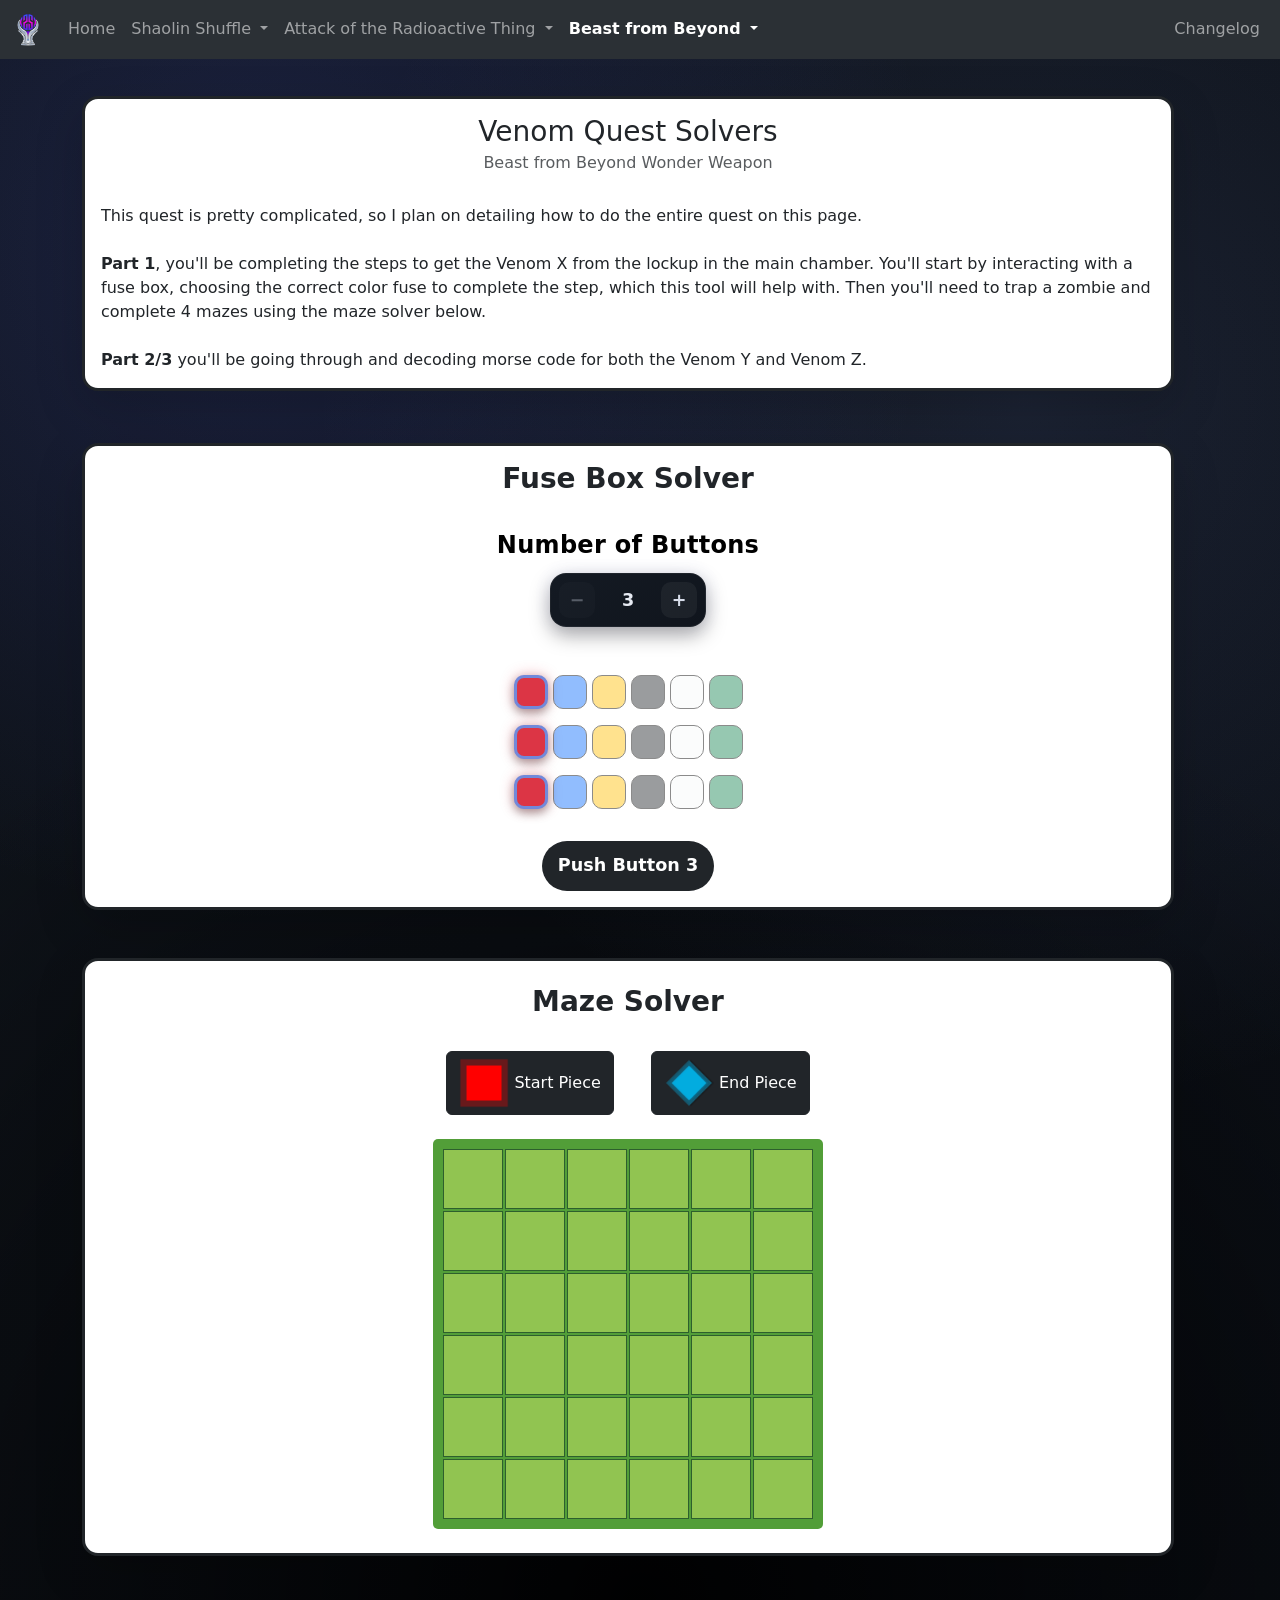
<file: pages/beast/beast_venom_solver.html>
<!DOCTYPE html>
<html>
    <head>
        <script async src="https://www.googletagmanager.com/gtag/js?id=G-4WV5ZDE703"></script>
        <script>
            window.dataLayer = window.dataLayer || [];
            function gtag(){dataLayer.push(arguments);}
            gtag('js', new Date());

            gtag('config', 'G-4WV5ZDE703');
        </script>
        <meta charset="utf-8">
        <meta name="viewport" content="width=device-width", initial-scale="1">
        <title>Beast From Beyond - Venom Upgrade Solvers</title>
        <link rel="icon" type="image/x-icon" href="../../favicon.png">

        <!-- Bootstrap -->
        <link href="https://cdn.jsdelivr.net/npm/bootstrap@5.3.8/dist/css/bootstrap.min.css" rel="stylesheet" integrity="sha384-sRIl4kxILFvY47J16cr9ZwB07vP4J8+LH7qKQnuqkuIAvNWLzeN8tE5YBujZqJLB" crossorigin="anonymous">

        <!-- Style Sheet -->
        <link rel="stylesheet" href="../../main.css">
    </head>

    <body class="bg-grad">
        
        <div class="container text-center">
            
            <!-- Landing Page Header -->
            <div class="row">
                <!-- Navigation Panel Goes here... -->
                <div class="row">
                    <nav class="navbar fixed-top bg-dark navbar-expand-lg bg-body-tertiary" data-bs-theme="dark">
                        <div class="container-fluid">
                            <a class="navbar-brand" href="#">
                                <img src="../../imgs/Logo/zs_logo.png" alt="ZombieSlayaMr Logo" width="32" height="32">
                            </a>
                                
                            <button class="navbar-toggler" type="button" data-bs-toggle="collapse" data-bs-target="#navbarSupportedContent" aria-controls="navbarSupportedContent" aria-expanded="false" aria-label="Toggle navigation">
                                <span class="navbar-toggler-icon"></span>
                            </button>
                            <div class="collapse navbar-collapse" id="navbarSupportedContent">
                                <ul class="navbar-nav me-auto mb-2 mb-lg-0">
                                    
                                    <!-- Home (May change this later to something else) -->
                                    <li class="nav-item">
                                    <a class="nav-link" aria-current="page" href="../../index.html">Home</a>
                                    </li>

                                    <!-- Shaolin Shuffle Tools -->
                                    <li class="nav-item dropdown">
                                    <a class="nav-link dropdown-toggle" href="#" role="button" data-bs-toggle="dropdown" aria-expanded="false">
                                        Shaolin Shuffle
                                    </a>
                                    <ul class="dropdown-menu">
                                        <li><a class="dropdown-item" href="../shaolin/shaolin_mahjong.html">Mahjong Tile Solver</a></li>
                                        <li><a class="dropdown-item" href="../shaolin/shaolin_word_cheat_sheet.html">Word Step Cheat Sheet</a></li>                                                                  
                                    </ul>
                                    </li>


                                    <!-- Attack of the Radioactive Thing -->
                                    <li class="nav-item dropdown">
                                    <a class="nav-link dropdown-toggle" href="#" role="button" data-bs-toggle="dropdown" aria-expanded="false">
                                        Attack of the Radioactive Thing
                                    </a>
                                    <ul class="dropdown-menu">
                                        <li><a class="dropdown-item" href="../aotrt/aotrt_chemical.html">Chemical Step Solver</a></li>
                                        <li><a class="dropdown-item" href="../aotrt/aotrt_spelling_bee.html">Spelling Bee Solver</a></li>                                    
                                    </ul>
                                    </li>

                                    <!-- Beast from Beyond -->
                                    <li class="nav-item dropdown">
                                    <a class="nav-link active dropdown-toggle" href="#" role="button" data-bs-toggle="dropdown" aria-expanded="false">
                                        <b>Beast from Beyond</b>
                                    </a>
                                    <ul class="dropdown-menu">
                                        <li><a class="dropdown-item" href="beast_floppy_disk_cheat_sheet.html">Floppy Disk Cheat sheet</a></li>
                                        <li><a class="dropdown-item" href="beast_odd_one_out.html">Odd One Out Cheat Sheet</a></li>                                    
                                        <li><a class="dropdown-item" href="beast_eight_queens.html">Eight Queens Solver</a></li>
                                        <li><a class="dropdown-item" href="#"><b>Venom Quest Solvers</b></a></li>
                                    </ul>
                                    </li>
                                </ul>
                                
                                <ul class="nav navbar-nav ml-auto justify-content-end">
                                    <li class="nav-item">
                                        <a class="nav-link" href="../changelog/changelog.html">Changelog</a>
                                    </li>
                                </ul>
                            </div>
                        </div>
                    </nav>
                </div>

                <!-- Content Here -->
                <div class="row g-4 pt-5">
                    <div class="col d-flex justify-content-center">
                        <div class="card shadow-lg border-dark border-3 rounded-4 text-start" style="width: 125rem;">
                            <div class="card-body justify-content-left">                                
                                <h3 class="card-title text-center">Venom Quest Solvers</h3>                                
                                <h6 class="card-subtitle text-center mb-2 text-body-secondary">Beast from Beyond Wonder Weapon</h6>    
                                <br>                            
                                <p class="card-text">
                                    This quest is pretty complicated, so I plan on detailing how to do the entire quest on this page. 
                                    <br><br>
                                    <b>Part 1</b>, you'll be completing the steps to get the Venom X from the lockup in the main chamber. You'll start by interacting with a fuse 
                                    box, choosing the correct color fuse to complete the step, which this tool will help with. Then you'll need to trap a zombie and complete 4
                                    mazes using the maze solver below.
                                    <br><br>
                                    <b>Part 2/3</b> you'll be going through and decoding morse code for both the Venom Y and Venom Z.                                                                         
                                </p>
                            </div>
                        </div>
                    </div>
                </div>
            

                <div class="row g-4 pt-1">
                    <div class="col d-flex justify-content-center">
                        <div class="card shadow-lg border-dark border-3 rounded-4 text-start" style="width: 125rem;">
                            <div class="card-body justify-content-center">                                
                                <h3 class="card-title text-center"><b>Fuse Box Solver</b></h3><br>
                                
                                <div class="d-flex justify-content-center align-items-center pb-5">
                                    <div class="counter-container d-flex justify-content-center align-items-center">

                                        <div class="counter-label">
                                            Number of Buttons
                                        </div>

                                        <div class="counter-wrapper">
                                            <button class="counter-btn" id="decreaseBtn"> − </button>
                                            <div class="counter-value" id="counterValue"> 3 </div>
                                            <button class="counter-btn" id="increaseBtn"> + </button>
                                        </div>

                                    </div>
                                </div>

                                <div id="fuse_row_1" class="color-button-row d-flex justify-content-center pb-3">
                                    <button id="row1red"    onclick="selectButton(1, 'red')" class="color-btn btn-red"></button>
                                    <button id="row1blue"   onclick="selectButton(1, 'blue')" class="color-btn btn-blue disabled"></button>
                                    <button id="row1yellow" onclick="selectButton(1, 'yellow')" class="color-btn btn-yellow disabled"></button>
                                    <button id="row1black"  onclick="selectButton(1, 'black')" class="color-btn btn-black disabled"></button>
                                    <button id="row1white"  onclick="selectButton(1, 'white')" class="color-btn btn-white disabled"></button>
                                    <button id="row1green"  onclick="selectButton(1, 'green')" class="color-btn btn-green disabled"></button>
                                </div>
                                                                
                                <div id="fuse_row_2" class="color-button-row d-flex justify-content-center pb-3">
                                    <button id="row2red"    onclick="selectButton(2, 'red')" class="color-btn btn-red"></button>
                                    <button id="row2blue"   onclick="selectButton(2, 'blue')" class="color-btn btn-blue disabled"></button>
                                    <button id="row2yellow" onclick="selectButton(2, 'yellow')" class="color-btn btn-yellow disabled"></button>
                                    <button id="row2black"  onclick="selectButton(2, 'black')" class="color-btn btn-black disabled"></button>
                                    <button id="row2white"  onclick="selectButton(2, 'white')" class="color-btn btn-white disabled"></button>
                                    <button id="row2green"  onclick="selectButton(2, 'green')" class="color-btn btn-green disabled"></button>
                                </div>
                                
                                <div id="fuse_row_3" class="color-button-row d-flex justify-content-center pb-3">
                                    <button id="row3red"    onclick="selectButton(3, 'red')" class="color-btn btn-red"></button>
                                    <button id="row3blue"   onclick="selectButton(3, 'blue')" class="color-btn btn-blue disabled"></button>
                                    <button id="row3yellow" onclick="selectButton(3, 'yellow')" class="color-btn btn-yellow disabled"></button>
                                    <button id="row3black"  onclick="selectButton(3, 'black')" class="color-btn btn-black disabled"></button>
                                    <button id="row3white"  onclick="selectButton(3, 'white')" class="color-btn btn-white disabled"></button>
                                    <button id="row3green"  onclick="selectButton(3, 'green')" class="color-btn btn-green disabled"></button>
                                </div>

                                
                                <div id="fuse_row_4" hidden>
                                    <div id="fuse_row_4" class="color-button-row d-flex justify-content-center pb-3" hidden>
                                        <button id="row4red"    onclick="selectButton(4, 'red')" class="color-btn btn-red"></button>
                                        <button id="row4blue"   onclick="selectButton(4, 'blue')" class="color-btn btn-blue disabled"></button>
                                        <button id="row4yellow" onclick="selectButton(4, 'yellow')" class="color-btn btn-yellow disabled"></button>
                                        <button id="row4black"  onclick="selectButton(4, 'black')" class="color-btn btn-black disabled"></button>
                                        <button id="row4white"  onclick="selectButton(4, 'white')" class="color-btn btn-white disabled"></button>
                                        <button id="row4green"  onclick="selectButton(4, 'green')" class="color-btn btn-green disabled"></button>
                                    </div>
                                </div>

                                <div id="fuse_row_5" hidden>
                                    <div class="color-button-row d-flex justify-content-center pb-3" hidden>
                                        <button id="row5red"    onclick="selectButton(5, 'red')" class="color-btn btn-red"></button>
                                        <button id="row5blue"   onclick="selectButton(5, 'blue')" class="color-btn btn-blue disabled"></button>
                                        <button id="row5yellow" onclick="selectButton(5, 'yellow')" class="color-btn btn-yellow disabled"></button>
                                        <button id="row5black"  onclick="selectButton(5, 'black')" class="color-btn btn-black disabled"></button>
                                        <button id="row5white"  onclick="selectButton(5, 'white')" class="color-btn btn-white disabled"></button>
                                        <button id="row5green"  onclick="selectButton(5, 'green')" class="color-btn btn-green disabled"></button>
                                    </div>
                                </div>

                                <div id="fuse_row_6" hidden>
                                    <div class="color-button-row d-flex justify-content-center pb-3" >
                                        <button id="row6red"    onclick="selectButton(6, 'red')" class="color-btn btn-red"></button>
                                        <button id="row6blue"   onclick="selectButton(6, 'blue')" class="color-btn btn-blue disabled"></button>
                                        <button id="row6yellow" onclick="selectButton(6, 'yellow')" class="color-btn btn-yellow disabled"></button>
                                        <button id="row6black"  onclick="selectButton(6, 'black')" class="color-btn btn-black disabled"></button>
                                        <button id="row6white"  onclick="selectButton(6, 'white')" class="color-btn btn-white disabled"></button>
                                        <button id="row6green"  onclick="selectButton(6, 'green')" class="color-btn btn-green disabled"></button>
                                    </div>
                                </div>
                                
                                <div class="d-flex justify-content-center pt-3">
                                    <span id="fuse-solution-text" class="badge rounded-pill text-bg-dark p-3 button-result-text">Push Button 1</span>                                
                                </div>
                            </div>
                        </div>
                    </div>
                </div>


                <div class="row g-4 pb-5">
                    <div class="col d-flex justify-content-center">
                        <div class="card shadow-lg border-dark border-3 rounded-4 text-start justify-content-center" style="width: 125rem;">
                            
                            <br>
                            <h3 style="text-align: center;"><b>Maze Solver</b></h3>
                            
                            <br>
                            <div class="d-flex flex-wrap justify-content-center" id="pieceSelectButtonDiv">
                                <span>
                                    <button id="start_piece_select" type="button" class="btn btn-dark mx-3" onclick="setCurrentPiece(0)">
                                        <img class="venom-piece-button" src="../../imgs/venom_upgrade/start_square.png">
                                        Start Piece
                                    </button>
                                    <button id="end_piece_select" type="button" class="btn btn-dark mx-3" onclick="setCurrentPiece(1)">
                                        <img class="venom-piece-button" src="../../imgs/venom_upgrade/ending_diamond.png">
                                        End Piece
                                    </button>
                                </span>
                            </div><br>

                            <div id="venom-error-panel" hidden>
                                <div class="d-flex justify-content-center">
                                    <div class="alert alert-danger d-flex align-items-center" role="alert" style="max-width: 700px;">
                                        <svg xmlns="http://www.w3.org/2000/svg" width="24" height="24" fill="currentColor" class="bi bi-exclamation-triangle-fill flex-shrink-0 me-2" viewBox="0 0 16 16" role="img" aria-label="Warning:">
                                            <path d="M8.982 1.566a1.13 1.13 0 0 0-1.96 0L.165 13.233c-.457.778.091 1.767.98 1.767h13.713c.889 0 1.438-.99.98-1.767L8.982 1.566zM8 5c.535 0 .954.462.9.995l-.35 3.507a.552.552 0 0 1-1.1 0L7.1 5.995A.905.905 0 0 1 8 5zm.002 6a1 1 0 1 1 0 2 1 1 0 0 1 0-2z"/>
                                        </svg>
                                        <div id="venom-maze-error">
                                            <b>Error:</b> You need to select a piece
                                        </div>
                                    </div>
                                </div>
                            </div>
                                                        
                            <div class="solver-container solver-container--venom-maze">
                                <div class="solver-grid-wrapper is-fit">
                                    <div class="solver-grid is-framed">                                        
                                        <div id="00" class="venom-cell" onclick="setPiece(0, 0)"></div>
                                        <div id="01" class="venom-cell" onclick="setPiece(0, 1)"></div>
                                        <div id="02" class="venom-cell" onclick="setPiece(0, 2)"></div>
                                        <div id="03" class="venom-cell" onclick="setPiece(0, 3)"></div>
                                        <div id="04" class="venom-cell" onclick="setPiece(0, 4)"></div>
                                        <div id="05" class="venom-cell" onclick="setPiece(0, 5)"></div>

                                        <div id="10" class="venom-cell" onclick="setPiece(1, 0)"></div>
                                        <div id="11" class="venom-cell" onclick="setPiece(1, 1)"></div>
                                        <div id="12" class="venom-cell" onclick="setPiece(1, 2)"></div>
                                        <div id="13" class="venom-cell" onclick="setPiece(1, 3)"></div>
                                        <div id="14" class="venom-cell" onclick="setPiece(1, 4)"></div>
                                        <div id="15" class="venom-cell" onclick="setPiece(1, 5)"></div>

                                        <div id="20" class="venom-cell" onclick="setPiece(2, 0)"></div>
                                        <div id="21" class="venom-cell" onclick="setPiece(2, 1)"></div>
                                        <div id="22" class="venom-cell" onclick="setPiece(2, 2)"></div>
                                        <div id="23" class="venom-cell" onclick="setPiece(2, 3)"></div>
                                        <div id="24" class="venom-cell" onclick="setPiece(2, 4)"></div>
                                        <div id="25" class="venom-cell" onclick="setPiece(2, 5)"></div>

                                        <div id="30" class="venom-cell" onclick="setPiece(3, 0)"></div>
                                        <div id="31" class="venom-cell" onclick="setPiece(3, 1)"></div>
                                        <div id="32" class="venom-cell" onclick="setPiece(3, 2)"></div>
                                        <div id="33" class="venom-cell" onclick="setPiece(3, 3)"></div>
                                        <div id="34" class="venom-cell" onclick="setPiece(3, 4)"></div>
                                        <div id="35" class="venom-cell" onclick="setPiece(3, 5)"></div>

                                        <div id="40" class="venom-cell" onclick="setPiece(4, 0)"></div>
                                        <div id="41" class="venom-cell" onclick="setPiece(4, 1)"></div>
                                        <div id="42" class="venom-cell" onclick="setPiece(4, 2)"></div>
                                        <div id="43" class="venom-cell" onclick="setPiece(4, 3)"></div>
                                        <div id="44" class="venom-cell" onclick="setPiece(4, 4)"></div>
                                        <div id="45" class="venom-cell" onclick="setPiece(4, 5)"></div>

                                        <div id="50" class="venom-cell" onclick="setPiece(5, 0)"></div>
                                        <div id="51" class="venom-cell" onclick="setPiece(5, 1)"></div>
                                        <div id="52" class="venom-cell" onclick="setPiece(5, 2)"></div>
                                        <div id="53" class="venom-cell" onclick="setPiece(5, 3)"></div>
                                        <div id="54" class="venom-cell" onclick="setPiece(5, 4)"></div>
                                        <div id="55" class="venom-cell" onclick="setPiece(5, 5)"></div>                                        

                                        <canvas id="venom-solver-canvas" class="venom-canvas"></canvas>
                                    </div>                                    
                                </div>                                
                            </div>                            
                            <br>
                        </div>
                    </div>            
                </div>
            </div>
        </div>
             
        <script src="beast_venom_maze_solver.js"></script>
        <script src="beast_venom_button_solver.js"></script>
        <!-- Bootstrap -->        
        <script src="https://cdn.jsdelivr.net/npm/@popperjs/core@2.11.8/dist/umd/popper.min.js" integrity="sha384-I7E8VVD/ismYTF4hNIPjVp/Zjvgyol6VFvRkX/vR+Vc4jQkC+hVqc2pM8ODewa9r" crossorigin="anonymous"></script>
        <script src="https://cdn.jsdelivr.net/npm/bootstrap@5.3.8/dist/js/bootstrap.bundle.min.js" integrity="sha384-FKyoEForCGlyvwx9Hj09JcYn3nv7wiPVlz7YYwJrWVcXK/BmnVDxM+D2scQbITxI" crossorigin="anonymous"></script>        
    </body>
</html>
</file>
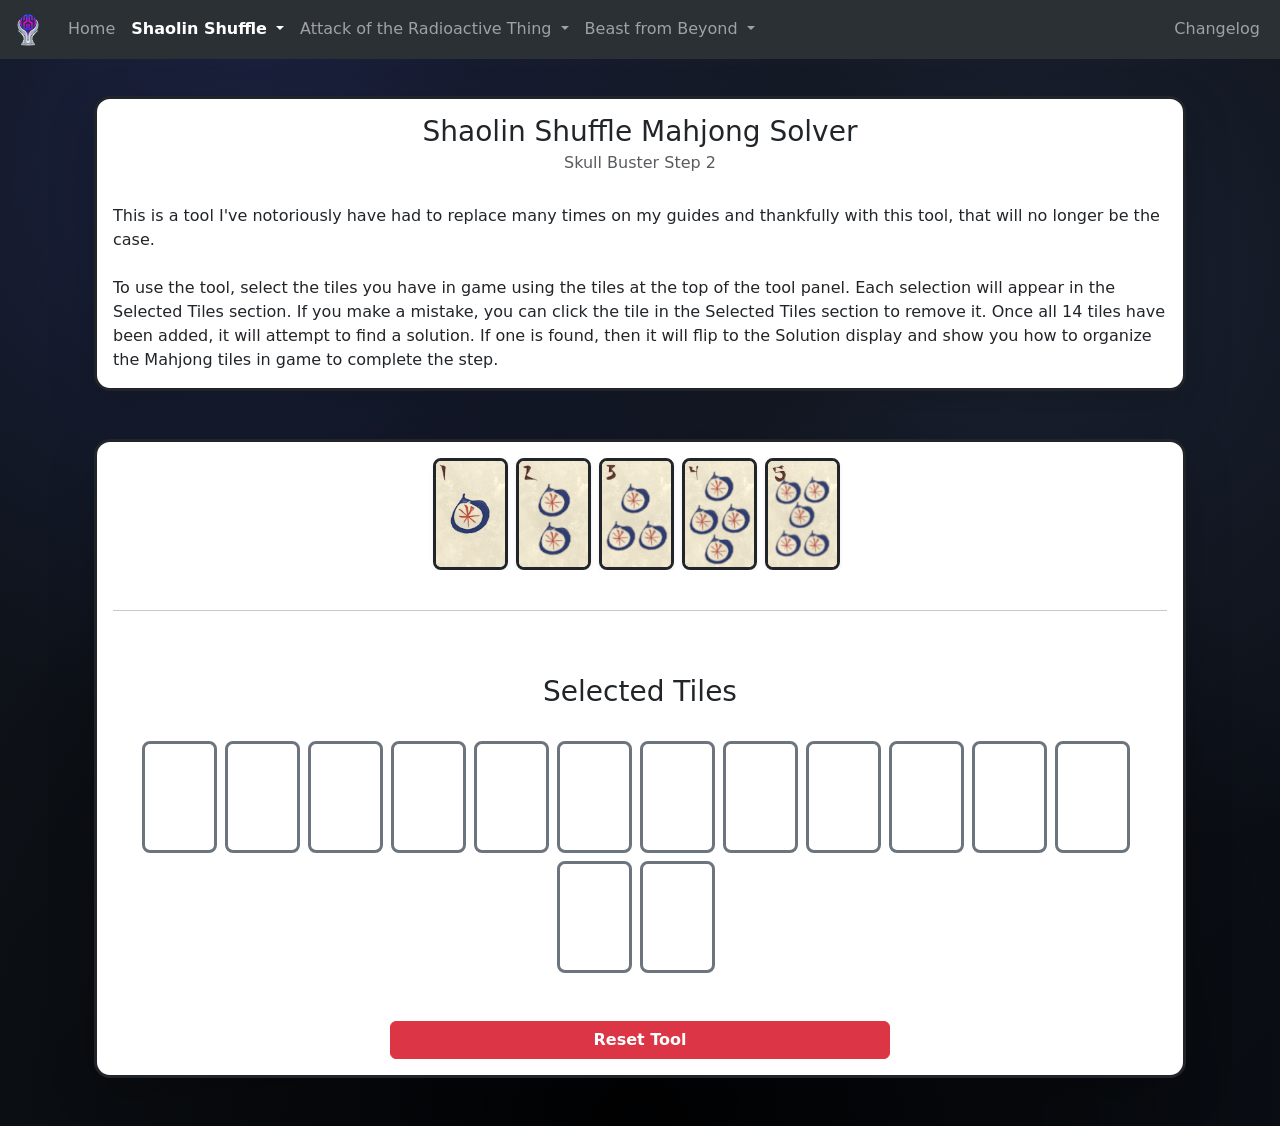
<file: pages/shaolin/shaolin_mahjong.html>
<!DOCTYPE html>
<html>
    <head>
        <script async src="https://www.googletagmanager.com/gtag/js?id=G-4WV5ZDE703"></script>
        <script>
            window.dataLayer = window.dataLayer || [];
            function gtag(){dataLayer.push(arguments);}
            gtag('js', new Date());

            gtag('config', 'G-4WV5ZDE703');
        </script>
        <meta charset="utf-8">
        <meta name="viewport" content="width=device-width", initial-scale="1">
        <title>Shaolin Shuffle - Mahjong Solver</title>
        <link rel="icon" type="image/x-icon" href="../../favicon.png">

        <!-- Bootstrap -->
        <link href="https://cdn.jsdelivr.net/npm/bootstrap@5.3.8/dist/css/bootstrap.min.css" rel="stylesheet" integrity="sha384-sRIl4kxILFvY47J16cr9ZwB07vP4J8+LH7qKQnuqkuIAvNWLzeN8tE5YBujZqJLB" crossorigin="anonymous">

        <!-- Style Sheet -->
        <link rel="stylesheet" href="../../main.css">
    </head>

    <body class="bg-grad">
        
        <div class="container text-center">
            
            <!-- Landing Page Header -->
            <div class="row justify-content-center">
                <!-- Navigation Panel Goes here... -->
                <div class="row">
                    <nav class="navbar fixed-top bg-dark navbar-expand-lg bg-body-tertiary" data-bs-theme="dark">
                        <div class="container-fluid">
                            <a class="navbar-brand" href="#">
                                <img src="../../imgs/Logo/zs_logo.png" alt="ZombieSlayaMr Logo" width="32" height="32">
                            </a>
                                
                            <button class="navbar-toggler" type="button" data-bs-toggle="collapse" data-bs-target="#navbarSupportedContent" aria-controls="navbarSupportedContent" aria-expanded="false" aria-label="Toggle navigation">
                                <span class="navbar-toggler-icon"></span>
                            </button>
                            <div class="collapse navbar-collapse" id="navbarSupportedContent">
                                <ul class="navbar-nav me-auto mb-2 mb-lg-0">
                                    
                                    <!-- Home (May change this later to something else) -->
                                    <li class="nav-item">
                                    <a class="nav-link" aria-current="page" href="../../index.html">Home</a>
                                    </li>

                                    <!-- Shaolin Shuffle Tools -->
                                    <li class="nav-item dropdown">
                                    <a class="nav-link active dropdown-toggle" href="#" role="button" data-bs-toggle="dropdown" aria-expanded="false">
                                        <b>Shaolin Shuffle</b>
                                    </a>
                                    <ul class="dropdown-menu">
                                        <li><a class="dropdown-item" href="#"><b>Mahjong Tile Solver</b></a></li>
                                        <li><a class="dropdown-item" href="shaolin_word_cheat_sheet.html">Word Step Cheat Sheet</a></li>                                                                  
                                    </ul>
                                    </li>


                                    <!-- Attack of the Radioactive Thing -->
                                    <li class="nav-item dropdown">
                                    <a class="nav-link dropdown-toggle" href="#" role="button" data-bs-toggle="dropdown" aria-expanded="false">
                                        Attack of the Radioactive Thing
                                    </a>
                                    <ul class="dropdown-menu">
                                        <li><a class="dropdown-item" href="../aotrt/aotrt_chemical.html">Chemical Step Solver</a></li>
                                        <li><a class="dropdown-item" href="../aotrt/aotrt_spelling_bee.html">Spelling Bee Solver</a></li>                                    
                                    </ul>
                                    </li>

                                    <!-- Beast from Beyond -->
                                    <li class="nav-item dropdown">
                                    <a class="nav-link dropdown-toggle" href="#" role="button" data-bs-toggle="dropdown" aria-expanded="false">
                                        Beast from Beyond
                                    </a>
                                    <ul class="dropdown-menu">
                                        <li><a class="dropdown-item" href="../beast/beast_floppy_disk_cheat_sheet.html">Floppy Disk Cheat sheet</a></li>
                                        <li><a class="dropdown-item" href="../beast/beast_odd_one_out.html">Odd One Out Cheat Sheet</a></li>                                    
                                        <li><a class="dropdown-item" href="../beast/beast_eight_queens.html">Eight Queens Solver</a></li>
                                        <li><a class="dropdown-item" href="../beast/beast_venom_solver.html">Venom Quest Solvers</a></li>
                                    </ul>
                                    </li>
                                </ul>
                                
                                <ul class="nav navbar-nav ml-auto justify-content-end">
                                    <li class="nav-item">
                                        <a class="nav-link" href="../changelog/changelog.html">Changelog</a>
                                    </li>
                                </ul>
                            </div>
                        </div>
                    </nav>
                </div>

                <!-- Content Here -->
                <div class="row g-4 pt-5">
                    <div class="col d-flex justify-content-center">
                        <div class="card shadow-lg border-dark border-3 rounded-4 text-start" style="width: 125rem;">
                            <div class="card-body justify-content-left">                                
                                <h3 class="card-title text-center">Shaolin Shuffle Mahjong Solver</h3>
                                <h6 class="card-subtitle text-center mb-2 text-body-secondary">Skull Buster Step 2</h6>
                                <br>                            
                                <p class="card-text">
                                    This is a tool I've notoriously have had to replace many times on my guides and thankfully with this tool, that will no longer be the case.
                                    <br><br>
                                    To use the tool, select the tiles you have in game using the tiles at the top of the tool panel. Each selection will appear in the Selected Tiles section. 
                                    If you make a mistake, you can click the tile in the Selected Tiles section to remove it. Once all 14 tiles have been added, it will attempt to find a solution.
                                    If one is found, then it will flip to the Solution display and show you how to organize the Mahjong tiles in game to complete the step.
                                </p>
                            </div>
                        </div>
                    </div>
                </div>

                <!-- Tool Panel -->
                <div class="row g-4 pb-5">
                    <div class="col d-flex justify-content-center">
                        <div class="card shadow-lg border-dark border-3 rounded-4 text-start" style="width: 125rem;">                        
                            <div class="card-body justify-content-center">
                                
                                <!-- Mahjong Selector -->
                                <div id="MahjongTileSelect">
                                    <div class="d-flex flex-nowrap justify-content-center overflow-auto">
                                        <img class="border border-3 border-dark rounded-3 me-2 shadow-sm" width="75" height="112.5" id="1_tile" alt="Mahjong Tile with 1 dots" onmouseover="mousedSelector(id)" onmouseout="unmousedSelector(id)" onclick="addTile(id)" src="../../imgs/mahjong_tiles/1_tile.png">
                                        <img class="border border-3 border-dark rounded-3 me-2 shadow-sm" width="75" height="112.5" id="2_tile" alt="Mahjong Tile with 2 dots" onmouseover="mousedSelector(id)" onmouseout="unmousedSelector(id)" onclick="addTile(id)" src="../../imgs/mahjong_tiles/2_tile.png">
                                        <img class="border border-3 border-dark rounded-3 me-2 shadow-sm" width="75" height="112.5" id="3_tile" alt="Mahjong Tile with 3 dots" onmouseover="mousedSelector(id)" onmouseout="unmousedSelector(id)" onclick="addTile(id)" src="../../imgs/mahjong_tiles/3_tile.png">
                                        <img class="border border-3 border-dark rounded-3 me-2 shadow-sm" width="75" height="112.5" id="4_tile" alt="Mahjong Tile with 4 dots" onmouseover="mousedSelector(id)" onmouseout="unmousedSelector(id)" onclick="addTile(id)" src="../../imgs/mahjong_tiles/4_tile.png">
                                        <img class="border border-3 border-dark rounded-3 me-2 shadow-sm" width="75" height="112.5" id="5_tile" alt="Mahjong Tile with 5 dots" onmouseover="mousedSelector(id)" onmouseout="unmousedSelector(id)" onclick="addTile(id)" src="../../imgs/mahjong_tiles/5_tile.png">
                                    </div>
                                    <br><hr><br><br>
                                </div>
                            
                                <!-- Selected Tiles Section -->
                                <div id="MahjongSelected">
                                    <h3 style="text-align: center;">Selected Tiles</h3><br>
                                    <div class="d-flex flex-wrap justify-content-center" style="row-gap: 7.5px;">
                                        <img class="border border-3 border-secondary rounded-3 me-2" width="75" height="112.5" id="selected_tile_1" alt="emptyTileSelected" onmouseover="mousedSelected(id)" onmouseout="unmousedSelected(id)" onclick="removeTile(id, 0)" src="../../imgs/mahjong_tiles/blank_tile.png">
                                        <img class="border border-3 border-secondary rounded-3 me-2" width="75" height="112.5" id="selected_tile_2" alt="emptyTileSelected" onmouseover="mousedSelected(id)" onmouseout="unmousedSelected(id)" onclick="removeTile(id, 1)" src="../../imgs/mahjong_tiles/blank_tile.png">
                                        <img class="border border-3 border-secondary rounded-3 me-2" width="75" height="112.5" id="selected_tile_3" alt="emptyTileSelected" onmouseover="mousedSelected(id)" onmouseout="unmousedSelected(id)" onclick="removeTile(id, 2)" src="../../imgs/mahjong_tiles/blank_tile.png">
                                        <img class="border border-3 border-secondary rounded-3 me-2" width="75" height="112.5" id="selected_tile_4" alt="emptyTileSelected" onmouseover="mousedSelected(id)" onmouseout="unmousedSelected(id)" onclick="removeTile(id, 3)" src="../../imgs/mahjong_tiles/blank_tile.png">
                                        <img class="border border-3 border-secondary rounded-3 me-2" width="75" height="112.5" id="selected_tile_5" alt="emptyTileSelected" onmouseover="mousedSelected(id)" onmouseout="unmousedSelected(id)" onclick="removeTile(id, 4)" src="../../imgs/mahjong_tiles/blank_tile.png">
                                        <img class="border border-3 border-secondary rounded-3 me-2" width="75" height="112.5" id="selected_tile_6" alt="emptyTileSelected" onmouseover="mousedSelected(id)" onmouseout="unmousedSelected(id)" onclick="removeTile(id, 5)" src="../../imgs/mahjong_tiles/blank_tile.png">
                                        <img class="border border-3 border-secondary rounded-3 me-2" width="75" height="112.5" id="selected_tile_7" alt="emptyTileSelected" onmouseover="mousedSelected(id)" onmouseout="unmousedSelected(id)" onclick="removeTile(id, 6)" src="../../imgs/mahjong_tiles/blank_tile.png">
                                        <img class="border border-3 border-secondary rounded-3 me-2" width="75" height="112.5" id="selected_tile_8" alt="emptyTileSelected" onmouseover="mousedSelected(id)" onmouseout="unmousedSelected(id)" onclick="removeTile(id, 7)" src="../../imgs/mahjong_tiles/blank_tile.png">
                                        <img class="border border-3 border-secondary rounded-3 me-2" width="75" height="112.5" id="selected_tile_9" alt="emptyTileSelected" onmouseover="mousedSelected(id)" onmouseout="unmousedSelected(id)" onclick="removeTile(id, 8)" src="../../imgs/mahjong_tiles/blank_tile.png">
                                        <img class="border border-3 border-secondary rounded-3 me-2" width="75" height="112.5" id="selected_tile_10" alt="emptyTileSelected" onmouseover="mousedSelected(id)" onmouseout="unmousedSelected(id)" onclick="removeTile(id, 9)" src="../../imgs/mahjong_tiles/blank_tile.png">
                                        <img class="border border-3 border-secondary rounded-3 me-2" width="75" height="112.5" id="selected_tile_11" alt="emptyTileSelected" onmouseover="mousedSelected(id)" onmouseout="unmousedSelected(id)" onclick="removeTile(id, 10)" src="../../imgs/mahjong_tiles/blank_tile.png">
                                        <img class="border border-3 border-secondary rounded-3 me-2" width="75" height="112.5" id="selected_tile_12" alt="emptyTileSelected" onmouseover="mousedSelected(id)" onmouseout="unmousedSelected(id)" onclick="removeTile(id, 11)" src="../../imgs/mahjong_tiles/blank_tile.png">
                                        <img class="border border-3 border-secondary rounded-3 me-2" width="75" height="112.5" id="selected_tile_13" alt="emptyTileSelected" onmouseover="mousedSelected(id)" onmouseout="unmousedSelected(id)" onclick="removeTile(id, 12)" src="../../imgs/mahjong_tiles/blank_tile.png">
                                        <img class="border border-3 border-secondary rounded-3 me-2" width="75" height="112.5" id="selected_tile_14" alt="emptyTileSelected" onmouseover="mousedSelected(id)" onmouseout="unmousedSelected(id)" onclick="removeTile(id, 13)" src="../../imgs/mahjong_tiles/blank_tile.png">
                                    </div>
                                </div>

                                <!-- Solution Display -->
                                <div id="MahjongSolution" hidden>
                                    <h2 style="text-align: center;">Solution</h2>
                                    <p style="text-align: center;">Place the tiles in this orientation and the step will be completed!</p>
                                    <br>
                                    <div class="d-flex flex-wrap justify-content-center" style="row-gap: 7.5px;">
                                        <img class="border border-3 border-secondary rounded-3 me-2" width="75" height="112.5" id="solution_tile_1" alt="Empty Mahjong Tile" src="../../imgs/mahjong_tiles/blank_tile.png">
                                        <img class="border border-3 border-secondary rounded-3 me-2" width="75" height="112.5" id="solution_tile_2" alt="Empty Mahjong Tile" src="../../imgs/mahjong_tiles/blank_tile.png">
                                        <img class="border border-3 border-secondary rounded-3 me-4" width="75" height="112.5" id="solution_tile_3" alt="Empty Mahjong Tile" src="../../imgs/mahjong_tiles/blank_tile.png">
                                        <img class="border border-3 border-secondary rounded-3 me-2" width="75" height="112.5" id="solution_tile_4" alt="Empty Mahjong Tile" src="../../imgs/mahjong_tiles/blank_tile.png">
                                        <img class="border border-3 border-secondary rounded-3 me-2" width="75" height="112.5" id="solution_tile_5" alt="Empty Mahjong Tile" src="../../imgs/mahjong_tiles/blank_tile.png">
                                        <img class="border border-3 border-secondary rounded-3 me-4" width="75" height="112.5" id="solution_tile_6" alt="Empty Mahjong Tile" src="../../imgs/mahjong_tiles/blank_tile.png">
                                        <img class="border border-3 border-secondary rounded-3 me-2" width="75" height="112.5" id="solution_tile_7" alt="Empty Mahjong Tile" src="../../imgs/mahjong_tiles/blank_tile.png">
                                        <img class="border border-3 border-secondary rounded-3 me-2" width="75" height="112.5" id="solution_tile_8" alt="Empty Mahjong Tile" src="../../imgs/mahjong_tiles/blank_tile.png">
                                        <img class="border border-3 border-secondary rounded-3 me-4" width="75" height="112.5" id="solution_tile_9" alt="Empty Mahjong Tile" src="../../imgs/mahjong_tiles/blank_tile.png">
                                        <img class="border border-3 border-secondary rounded-3 me-2" width="75" height="112.5" id="solution_tile_10" alt="Empty Mahjong Tile" src="../../imgs/mahjong_tiles/blank_tile.png">
                                        <img class="border border-3 border-secondary rounded-3 me-2" width="75" height="112.5" id="solution_tile_11" alt="Empty Mahjong Tile" src="../../imgs/mahjong_tiles/blank_tile.png">
                                        <img class="border border-3 border-secondary rounded-3 me-4" width="75" height="112.5" id="solution_tile_12" alt="Empty Mahjong Tile" src="../../imgs/mahjong_tiles/blank_tile.png">
                                        <img class="border border-3 border-secondary rounded-3 me-2" width="75" height="112.5" id="solution_tile_13" alt="Empty Mahjong Tile" src="../../imgs/mahjong_tiles/blank_tile.png">
                                        <img class="border border-3 border-secondary rounded-3 me-2" width="75" height="112.5" id="solution_tile_14" alt="Empty Mahjong Tile" src="../../imgs/mahjong_tiles/blank_tile.png">
                                    </div>
                                </div>

                                <br><br>

                                <div class="d-flex flex-wrap justify-content-center" id="resetButtonDiv">
                                    <button type="button" class="btn btn-danger" style="width:500px;" onclick="resetTool()"><b>Reset Tool</b></button>
                                </div>
                            </div>                                                        
                        </div>
                    </div>
                </div>


            </div>
        </div>

        <!-- Tool Script -->
        <script src="shaolin_mahjong.js"></script>
             
        <!-- Bootstrap -->        
        <script src="https://cdn.jsdelivr.net/npm/@popperjs/core@2.11.8/dist/umd/popper.min.js" integrity="sha384-I7E8VVD/ismYTF4hNIPjVp/Zjvgyol6VFvRkX/vR+Vc4jQkC+hVqc2pM8ODewa9r" crossorigin="anonymous"></script>
        <script src="https://cdn.jsdelivr.net/npm/bootstrap@5.3.8/dist/js/bootstrap.bundle.min.js" integrity="sha384-FKyoEForCGlyvwx9Hj09JcYn3nv7wiPVlz7YYwJrWVcXK/BmnVDxM+D2scQbITxI" crossorigin="anonymous"></script>        
    </body>
</html>
</file>
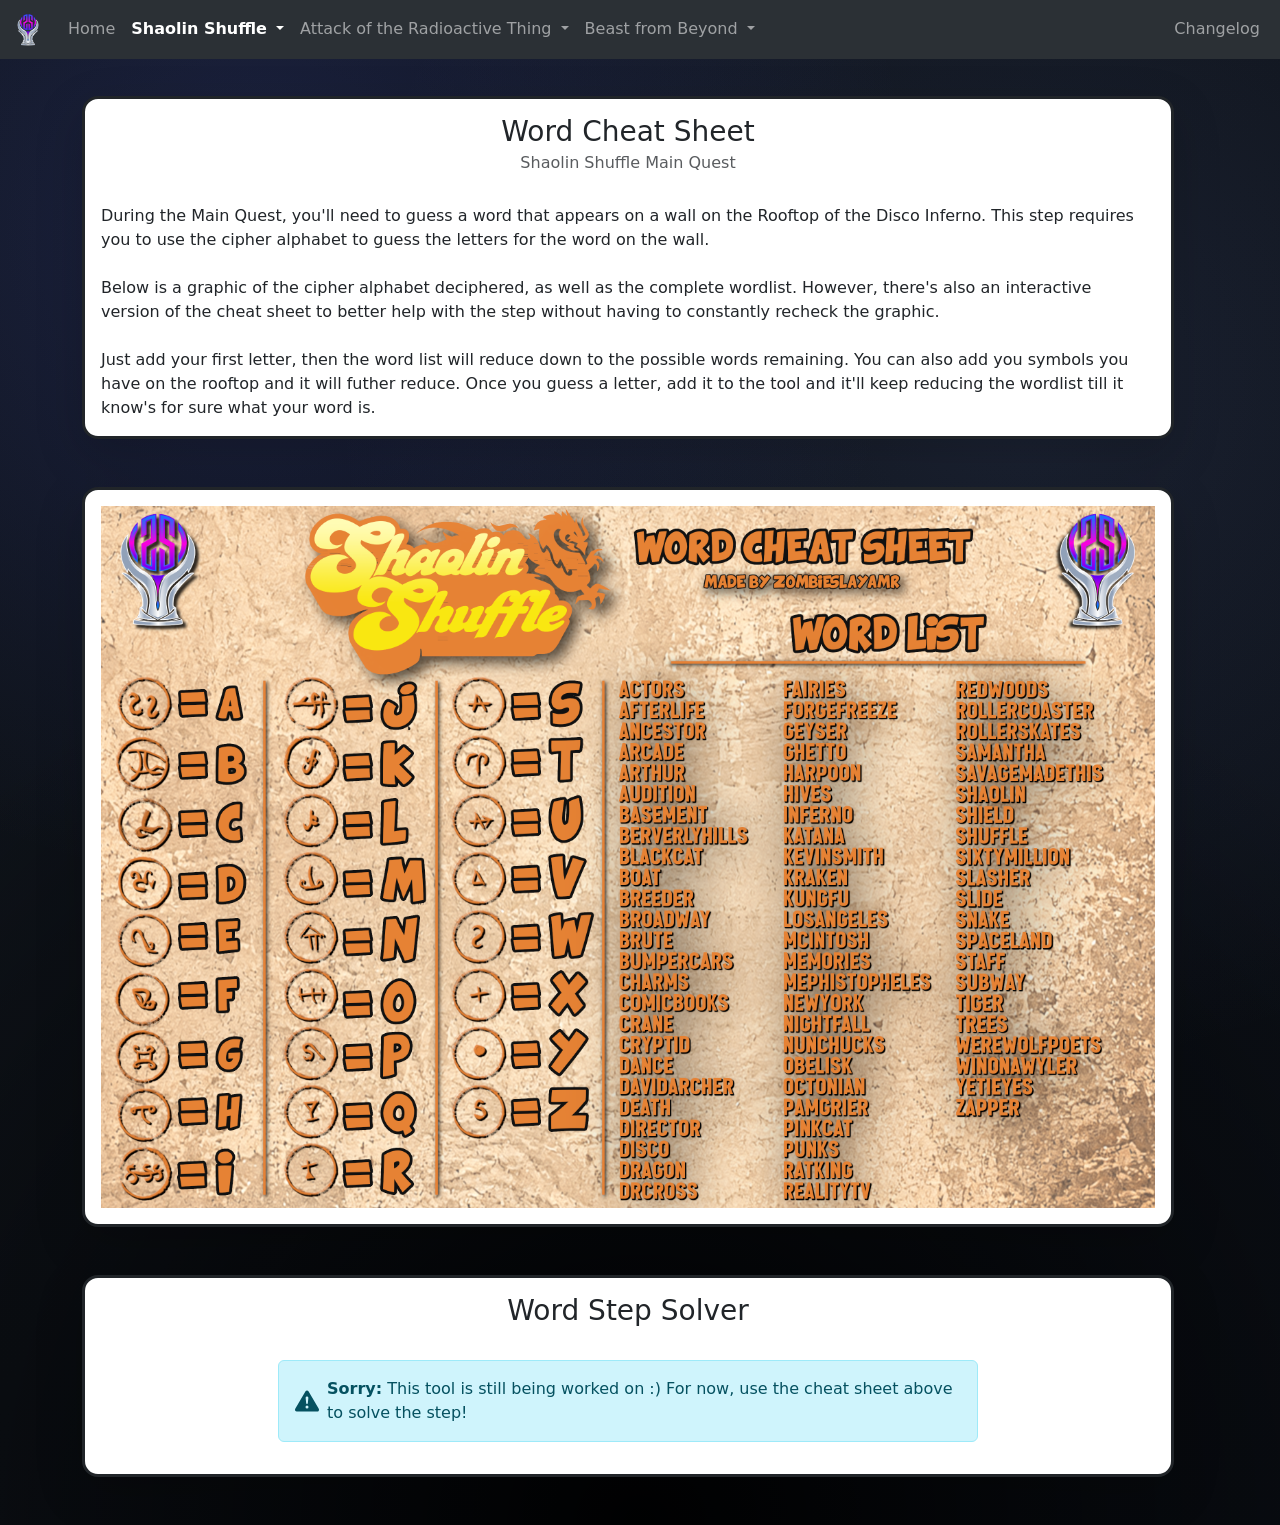
<file: pages/shaolin/shaolin_word_cheat_sheet.html>
<!DOCTYPE html>
<html>
    <head>
        <script async src="https://www.googletagmanager.com/gtag/js?id=G-4WV5ZDE703"></script>
        <script>
            window.dataLayer = window.dataLayer || [];
            function gtag(){dataLayer.push(arguments);}
            gtag('js', new Date());

            gtag('config', 'G-4WV5ZDE703');
        </script>
        <meta charset="utf-8">
        <meta name="viewport" content="width=device-width", initial-scale="1">
        <title>Shaolin Shuffle - Word Cheat Sheet</title>
        <link rel="icon" type="image/x-icon" href="../../favicon.png">

        <!-- Bootstrap -->
        <link href="https://cdn.jsdelivr.net/npm/bootstrap@5.3.8/dist/css/bootstrap.min.css" rel="stylesheet" integrity="sha384-sRIl4kxILFvY47J16cr9ZwB07vP4J8+LH7qKQnuqkuIAvNWLzeN8tE5YBujZqJLB" crossorigin="anonymous">

        <!-- Style Sheet -->
        <link rel="stylesheet" href="../../main.css">
    </head>

    <body class="bg-grad">
        
        <div class="container text-center">
            
            <!-- Landing Page Header -->
            <div class="row">
                <!-- Navigation Panel Goes here... -->
                <div class="row">
                    <nav class="navbar fixed-top bg-dark navbar-expand-lg bg-body-tertiary" data-bs-theme="dark">
                        <div class="container-fluid">
                            <a class="navbar-brand" href="#">
                                <img src="../../imgs/Logo/zs_logo.png" alt="ZombieSlayaMr Logo" width="32" height="32">
                            </a>
                                
                            <button class="navbar-toggler" type="button" data-bs-toggle="collapse" data-bs-target="#navbarSupportedContent" aria-controls="navbarSupportedContent" aria-expanded="false" aria-label="Toggle navigation">
                                <span class="navbar-toggler-icon"></span>
                            </button>
                            <div class="collapse navbar-collapse" id="navbarSupportedContent">
                                <ul class="navbar-nav me-auto mb-2 mb-lg-0">
                                    
                                    <!-- Home (May change this later to something else) -->
                                    <li class="nav-item">
                                    <a class="nav-link" aria-current="page" href="../../index.html">Home</a>
                                    </li>

                                    <!-- Shaolin Shuffle Tools -->
                                    <li class="nav-item dropdown">
                                    <a class="nav-link active dropdown-toggle" href="#" role="button" data-bs-toggle="dropdown" aria-expanded="false">
                                        <b>Shaolin Shuffle</b>
                                    </a>
                                    <ul class="dropdown-menu">
                                        <li><a class="dropdown-item" href="../shaolin/shaolin_mahjong.html">Mahjong Tile Solver</a></li>
                                        <li><a class="dropdown-item" href=""><b>Word Step Cheat Sheet</b></a></li>                                                                  
                                    </ul>
                                    </li>


                                    <!-- Attack of the Radioactive Thing -->
                                    <li class="nav-item dropdown">
                                    <a class="nav-link dropdown-toggle" href="#" role="button" data-bs-toggle="dropdown" aria-expanded="false">
                                        Attack of the Radioactive Thing
                                    </a>
                                    <ul class="dropdown-menu">
                                        <li><a class="dropdown-item" href="../aotrt/aotrt_chemical.html">Chemical Step Solver</a></li>
                                        <li><a class="dropdown-item" href="../aotrt/aotrt_spelling_bee.html">Spelling Bee Solver</a></li>                                    
                                    </ul>
                                    </li>

                                    <!-- Beast from Beyond -->
                                    <li class="nav-item dropdown">
                                    <a class="nav-link dropdown-toggle" href="#" role="button" data-bs-toggle="dropdown" aria-expanded="false">
                                        Beast from Beyond
                                    </a>
                                    <ul class="dropdown-menu">
                                        <li><a class="dropdown-item" href="../beast/beast_floppy_disk_cheat_sheet.html">Floppy Disk Cheat sheet</a></li>
                                        <li><a class="dropdown-item" href="../beast/beast_odd_one_out.html">Odd One Out Cheat Sheet</a></li>                                    
                                        <li><a class="dropdown-item" href="../beast/beast_eight_queens.html">Eight Queens Solver</a></li>
                                        <li><a class="dropdown-item" href="../beast/beast_venom_solver.html">Venom Quest Solvers</a></li>
                                    </ul>
                                    </li>
                                </ul>
                                
                                <ul class="nav navbar-nav ml-auto justify-content-end">
                                    <li class="nav-item">
                                        <a class="nav-link" href="../changelog/changelog.html">Changelog</a>
                                    </li>
                                </ul>
                            </div>
                        </div>
                    </nav>
                </div>

                <!-- Content Here -->

                <div class="row g-4 pt-5">
                    <div class="col d-flex justify-content-center">
                        <div class="card shadow-lg border-dark border-3 rounded-4 text-start" style="width: 125rem;">
                            <div class="card-body justify-content-left">                                
                                <h3 class="card-title text-center">Word Cheat Sheet</h3>                                
                                <h6 class="card-subtitle text-center mb-2 text-body-secondary">Shaolin Shuffle Main Quest</h6>    
                                <br>                            
                                <p class="card-text">
                                    During the Main Quest, you'll need to guess a word that appears on a wall on the Rooftop of the Disco Inferno.
                                    This step requires you to use the cipher alphabet to guess the letters for the word on the wall.
                                    <br><br>

                                    Below is a graphic of the cipher alphabet deciphered, as well as the complete wordlist. However, there's also an interactive
                                    version of the cheat sheet to better help with the step without having to constantly recheck the graphic. 
                                    <br><br>

                                    Just add your first 
                                    letter, then the word list will reduce down to the possible words remaining. You can also add you symbols you have on the rooftop
                                    and it will futher reduce. Once you guess a letter, add it to the tool and it'll keep reducing the wordlist till it know's for sure
                                    what your word is. 
                                </p>
                            </div>
                        </div>
                    </div>
                </div>


                <div class="row g-4">
                    <div class="col d-flex justify-content-center">
                        <div class="card shadow-lg border-dark border-3 rounded-4 text-start" style="width: 125rem;">
                            <div class="card-body justify-content-left">                                
                                <a href="../../imgs/shaolin_shuffle_word_cheat_sheet_full_size.png" target="_blank">
                                    <img src="../../imgs/shaolin_shuffle_word_cheat_sheet_full_size.png" class="img-fluid">
                                </a>
                            </div>
                        </div>
                    </div>
                </div>

                <div class="row g-4 pb-5">
                    <div class="col d-flex justify-content-center">
                        <div class="card shadow-lg border-dark border-3 rounded-4 text-start" style="width: 125rem;">
                            <div class="card-body justify-content-left">                                
                                <h3 class="card-title text-center">Word Step Solver</h3>
                                
                                <br>
                                
                                <div class="d-flex justify-content-center">
                                    <div class="alert alert-info d-flex align-items-center" role="alert" style="max-width: 700px;">
                                        <svg xmlns="http://www.w3.org/2000/svg" width="24" height="24" fill="currentColor" class="bi bi-exclamation-triangle-fill flex-shrink-0 me-2" viewBox="0 0 16 16" role="img" aria-label="Warning:">
                                            <path d="M8.982 1.566a1.13 1.13 0 0 0-1.96 0L.165 13.233c-.457.778.091 1.767.98 1.767h13.713c.889 0 1.438-.99.98-1.767L8.982 1.566zM8 5c.535 0 .954.462.9.995l-.35 3.507a.552.552 0 0 1-1.1 0L7.1 5.995A.905.905 0 0 1 8 5zm.002 6a1 1 0 1 1 0 2 1 1 0 0 1 0-2z"/>
                                        </svg>
                                        <div id="tool-under-constructor-message">
                                            <b>Sorry:</b> This tool is still being worked on :) For now, use the cheat sheet above to solve the step!
                                        </div>
                                    </div>
                                </div>

                            </div>
                        </div>
                    </div>
                </div>

            </div>
        </div>
             
        <script src="shaolin_word_cheat_sheet.js"></script>

        <!-- Bootstrap -->        
        <script src="https://cdn.jsdelivr.net/npm/@popperjs/core@2.11.8/dist/umd/popper.min.js" integrity="sha384-I7E8VVD/ismYTF4hNIPjVp/Zjvgyol6VFvRkX/vR+Vc4jQkC+hVqc2pM8ODewa9r" crossorigin="anonymous"></script>
        <script src="https://cdn.jsdelivr.net/npm/bootstrap@5.3.8/dist/js/bootstrap.bundle.min.js" integrity="sha384-FKyoEForCGlyvwx9Hj09JcYn3nv7wiPVlz7YYwJrWVcXK/BmnVDxM+D2scQbITxI" crossorigin="anonymous"></script>        
    </body>
</html>
</file>
<file: main.css>
/* Main Elements */
body {    
    color: white;
}

.bg-grad {    
    background:
        radial-gradient(circle at 20% 15%, rgba(88, 101, 242, 0.18), transparent 40%),
        radial-gradient(circle at 80% 25%, rgba(114, 137, 218, 0.14), transparent 45%),
        radial-gradient(circle at 50% 100%, rgba(0, 0, 0, 0.9), transparent 60%),
        linear-gradient(135deg, #0f141b 0%, #0d1117 50%, #0b0f16 100%);
    min-height: 100vh;

    color: #e6eaf2;
}

.bg-grad::before {
    content: "";
    position: fixed;
    inset: 0;
    pointer-events: none;

    background-image: url("https://www.transparenttextures.com/patterns/asfalt-dark.png");
    opacity: 0.04;
}

.border-nav {
    background-color: #ffffff;
}

.card-dark {
    background:
    radial-gradient(circle at top right, rgba(88, 101, 242, 0.22), transparent 30%),
    linear-gradient(135deg, #181c25, #10131a);
    color: #e6eaf2;
    border-color: #0e0e0e !important;
}

.card-dark-secondary {
    background: linear-gradient(145deg, #141a23, #10151d);
    border: 1px solid rgba(255, 255, 255, 0.06);
    border-radius: 18px;

    color: #d7ddea;

    box-shadow: 0 8px 20px rgba(0, 0, 0, 0.35);
}

.card-subtitle-dark {
    color: #8b95aa !important;
}

.card {
    transition: transform .2s;
}

.card-interactable:hover {
    transform: translateY(-4px);
    border-color: rgba(114, 137, 218, 0.3);
    box-shadow: 0 14px 35px rgba(88,101,242,0.2);
}


/** Tool Specific Styling **/

/* AotRT - Spelling Bee */
a.word-select {
    color: black;
    text-decoration: none;
}

a.word-select:hover {
    color: blue;
    text-decoration: underline;
    cursor: pointer;
}


/* Beast - 8 Queens */
.chess-square {            
    width: 75px;    
    height: 75px;
    aspect-ratio: 1/1; 
}

.chess-square-light {
    background: #e6daee;
}

.chess-square-dark {
    background: #9a7db7;
}

.chess-square-light:hover {
    background: #e6daee; 
    border: 2px solid black;
}

.chess-square-dark:hover {
    background: #9a7db7;
    border: 2px solid black;    
}


/* Beast - Venom Upgrade (Used some code from mmmrkennedy for this) */
.solver-grid-wrapper {
    display: flex;
    justify-content: center;
    width: 100%;
    overflow-x: auto;
}

.solver-grid-wrapper.is-fit {
    overflow-x: visible;
}

.solver-grid {
    display: grid;
    grid-template-columns: repeat(var(--solver-cols), var(--solver-cell-size));
    grid-template-rows: repeat(var(--solver-rows), var(--solver-cell-size));
    gap: var(--solver-cell-gap);
}

.solver-grid.is-framed {
    --solver-frame-bg: #111;
    --solver-frame-border: var(--color-border-medium);
    --solver-frame-padding: var(--space-xs);
    --solver-frame-border-width: 3px;

    padding: var(--solver-frame-padding);
    background: var(--solver-frame-bg);
    border: var(--solver-frame-border-width) solid var(--solver-frame-border);
    border-radius: 5px;
}

.solver-cell {
    display: flex;
    align-items: center;
    justify-content: center;
    width: var(--solver-cell-size);
    height: var(--solver-cell-size);
    background: var(--solver-cell-bg);
    border: var(--solver-cell-border-width) solid var(--solver-cell-border);
    border-radius: var(--solver-cell-radius);
    color: var(--color-text-primary);
    font-size: var(--font-size-base);
    cursor: pointer;
    transition: background-color 0.15s ease, border-color 0.15s ease, box-shadow 0.15s ease;
    user-select: none;
    -webkit-tap-highlight-color: transparent;
}

.solver-cell:focus-visible {
    outline: 2px solid var(--solver-accent);
    outline-offset: 2px;
}

.solver-cell.is-locked,
.solver-cell[aria-disabled="true"] {
    cursor: default;
}

.solver-container--venom-maze {
    --solver-cols: 6;
    --solver-rows: 6;
    --solver-cell-size: clamp(2.25rem, 13vw, 3.75rem);
    --solver-cell-gap: 2px;
}

.solver-container--venom-maze .solver-grid.is-framed {
    --solver-frame-bg: #529e38;
    --solver-frame-border: var(--color-bg-primary);
    --solver-frame-padding: 10px;
    --solver-frame-border-width: 3px;
    
    position: relative;
}

.venom-cell {
    position: relative;
    background: #91c451;
    border: 1px solid #2d5f2d;
    cursor: pointer;
}

.venom-cell.is-target {
    background: #5aba5a;
}

.venom-canvas {
    position: absolute;
    top: 0;
    left: 0;
    pointer-events: none;
    z-index: 10;
}

.venom-piece {
    position: absolute;
    inset: 0;
    width: 100%;
    height: 100%;
    object-fit: contain;
    z-index: 20;
}

.venom-piece.is-preview {
    opacity: 0.6;
}

.venom-cell:hover {
    background: #d4faa4;
}

.venom-piece-button {
    max-width: 50px;
    max-height: 50px;
}



.button-row {
    display: flex;
    gap: 10px;
    flex-wrap: wrap;
    align-items: center;
}

/* Base button */
.color-button-row {
    display: flex;
    gap: 5px;
    align-items: center;
}

/* Base square button */
.color-btn {
    width: 34px;
    height: 34px;

    border: 3px solid #7289da;
    border-radius: 10px;

    cursor: pointer;

    transition: 0.18s ease;

    box-shadow: 0 4px 10px rgba(0,0,0,0.35);
}

.color-btn:hover {
    transform: translateY(-2px) scale(1.03);
}

.color-btn:active,
.color-btn.active {
    transform: scale(0.94);
}

/* Disabled state */
.color-btn:disabled,
.color-btn.disabled {
    opacity: 0.45;    
    transform: none;
    box-shadow: none;
    border: 1px solid black;
}

/* RED */
.btn-red {
    background: #dc3545;
    box-shadow:
        0 0 14px rgba(220, 53, 69, 0.35),
        0 4px 10px rgba(0,0,0,0.35);
}
.btn-red.active {
    background: #b02a37;
}
.btn-red:disabled {
    background: #6e2a31;
}

/* BLUE */
.btn-blue {
    background: #0d6efd;
    box-shadow:
        0 0 14px rgba(13, 110, 253, 0.35),
        0 4px 10px rgba(0,0,0,0.35);
}
.btn-blue.active {
    background: #0a58ca;
}
.btn-blue:disabled {
    background: #314c75;
}

/* YELLOW */
.btn-yellow {
    background: #ffc107;
    box-shadow:
        0 0 14px rgba(255, 193, 7, 0.35),
        0 4px 10px rgba(0,0,0,0.35);
}
.btn-yellow.active {
    background: #d39e00;
    color: #111;
}
.btn-yellow:disabled {
    background: #75662c;
    color: #222;
}

/* BLACK */
.btn-black {
    background: #212529;
    box-shadow:
        0 0 14px rgba(0, 0, 0, 0.45),
        0 4px 10px rgba(0,0,0,0.35);    
}
.btn-black.active {
    background: #000000;
}
.btn-black:disabled {
    background: #4a4f55;
}

/* WHITE */
.btn-white {
    background: #f8f9fa;
    box-shadow:
        0 0 14px rgba(255,255,255,0.22),
        0 4px 10px rgba(0,0,0,0.35);
}
.btn-white.active {
    background: #dfe2e6;
    color: #111;
}
.btn-white:disabled {
    background: #8c9197;
    color: #444;
}

/* GREEN */
.btn-green {
    background: #198754;
    box-shadow:
        0 0 14px rgba(25, 135, 84, 0.35),
        0 4px 10px rgba(0,0,0,0.35);
}
.btn-green.active {
    background: #146c43;
}
.btn-green:disabled {
    background: #355e4b;
}

.counter-container {
    display: flex;
    flex-direction: column;
    gap: 10px;

    width: fit-content;
}

/* Label */
.counter-label {
    color: #000000;

    font-size: 1.5rem;
    font-weight: 600;
    text-align: center;

    letter-spacing: 0.3px;
}

/* Counter */
.counter-wrapper {
    display: flex;
    align-items: center;
    gap: 12px;

    width: fit-content;

    padding: 8px;

    border-radius: 16px;

    background: linear-gradient(145deg, #141a23, #10151d);

    border: 1px solid rgba(255,255,255,0.06);

    box-shadow:
        0 8px 20px rgba(0,0,0,0.35),
        0 0 18px rgba(88,101,242,0.08);
}

/* Buttons */
.counter-btn {
    width: 36px;
    height: 36px;

    border: none;
    border-radius: 10px;

    background: rgba(255,255,255,0.05);
    color: #d7ddea;

    font-size: 1.1rem;
    font-weight: 700;

    display: flex;
    align-items: center;
    justify-content: center;

    transition: 0.18s ease;
}

.counter-btn:hover:not(:disabled) {
    background: rgba(88,101,242,0.18);
    transform: translateY(-1px);
}

.counter-btn:disabled {
    opacity: 0.35;    
}

/* Number Display */
.counter-value {
    min-width: 42px;

    text-align: center;

    color: #e6eaf2;

    font-size: 1.1rem;
    font-weight: 700;
}

.button-result-text {
    font-size: 1.1rem;
    font-weight: 700;
    text-align: center;    
}


/* Landing Page Elements (AI was used here, i suck at css) */
.community-banner {
    width: 100%;
    min-height: 320px;
    background:
    radial-gradient(circle at top right, rgba(88, 101, 242, 0.22), transparent 30%),
    linear-gradient(135deg, #181c25, #10131a);
    border-top: 1px solid rgba(255,255,255,0.06);
    border-bottom: 1px solid rgba(255,255,255,0.06);
    display: flex;
    align-items: center;
    position: relative;
    overflow: hidden;
    justify-content: center;   /* horizontal centering */
    align-items: center;       /* vertical centering */
    text-align: center;        /* centers text */
}

.community-banner::before {
    content: "";
    position: absolute;
    width: 500px;
    height: 500px;
    background: rgba(88, 101, 242, 0.08);
    border-radius: 50%;
    top: -250px;
    right: -120px;
    filter: blur(20px);
}

.discord-icon {
    width: 90px;
    height: 90px;
    border-radius: 24px;
    background: rgba(88, 101, 242, 0.12);
    border: 1px solid rgba(88, 101, 242, 0.3);
    display: flex;
    align-items: center;
    justify-content: center;
    font-size: 2.8rem;
    color: #7289da;
    margin-bottom: 1.5rem;
    box-shadow: 0 10px 30px rgba(88, 101, 242, 0.15);
}

.community-title {
    font-size: clamp(2.5rem, 6vw, 4.8rem);
    font-weight: 800;
    line-height: 1.05;
    margin-bottom: 1.25rem;
    letter-spacing: -1px;
}

.community-title span {
    background: linear-gradient(90deg, #7289da, #9aa8ff);
    -webkit-background-clip: text;
    -webkit-text-fill-color: transparent;
}

.community-text {
    color: #b5bed1;
    font-size: 1.1rem;
    line-height: 1.8;
    max-width: 700px;
    margin: 0 auto;
}

.feature-pill {
    display: inline-flex;
    align-items: center;
    gap: 0.5rem;
    background: rgba(255,255,255,0.05);
    border: 1px solid rgba(255,255,255,0.06);
    padding: 0.7rem 1rem;
    border-radius: 999px;
    color: #d6dbea;
    margin: 0.35rem;
    font-size: 0.95rem;
}

.join-btn {
    background: linear-gradient(135deg, #5865f2, #7289da);
    border: none;
    padding: 1rem 1.8rem;
    border-radius: 14px;
    font-weight: 700;
    font-size: 1rem;
    transition: all 0.25s ease;
    box-shadow: 0 10px 25px rgba(88, 101, 242, 0.35);
    margin: 0 auto;
    display: block;
    margin-left: auto;
    margin-right: auto;
    max-width: 250px;
}

.join-btn:hover {
    transform: translateY(-2px);
    background: linear-gradient(135deg, #6a75ff, #8ca0ff);
    box-shadow: 0 14px 30px rgba(88, 101, 242, 0.45);
}

.online-badge {    
    align-items: center;
    gap: 0.5rem;
    background: rgba(255,255,255,0.05);
    border: 1px solid rgba(255,255,255,0.06);
    color: #c8d0e3;
    padding: 0.6rem 1rem;
    border-radius: 999px;
    margin-bottom: 1.5rem;
    font-size: 0.9rem;
    max-width: 325px;
    margin: 0 auto 1.5rem auto;
}

@media (max-width: 768px) {
    .community-banner {
    text-align: center;
    padding: 4rem 1.25rem;
    }

    .community-text {
    margin: auto;
    }

    .feature-wrapper {
    justify-content: center;
    }
}



/* Card */
.steam-click-card {
    display: flex;
    width: 100%;
    max-width: 100%;
    border-radius: 16px;
    overflow: hidden;
    text-decoration: none;

    background: linear-gradient(145deg, #141a23, #10151d);
    border: 1px solid rgba(255,255,255,0.06);

    box-shadow: 0 10px 25px rgba(0,0,0,0.4);
    transition: 0.2s ease;
}

.steam-click-card:hover {
    transform: translateY(-4px);
    border-color: rgba(114, 137, 218, 0.3);
    box-shadow: 0 14px 35px rgba(88,101,242,0.2);
}

/* Image */
.steam-card-img {
    width: 35%;
    min-width: 120px;
    max-width: 180px;
    height: 100%;
}

.steam-card-img img {
    width: 100%;
    height: 100%;
    object-fit: cover;
    display: block;
}

/* Content */
.steam-card-body {
    flex: 1;
    padding: 14px 16px;
    display: flex;
    flex-direction: column;
    justify-content: center;
}

.steam-title {
    font-size: 1rem;
    font-weight: 700;
    color: #e6eaf2;
    margin: 0;
}

.steam-subtitle {
    font-size: 0.85rem;
    color: #9aa4b8;
    margin-top: 2px;
}

.steam-desc {
    font-size: 0.85rem;
    color: #b4bfd6;
    margin-top: 8px;
    line-height: 1.4;
}

.social-pills {
    display: flex;
    flex-wrap: wrap;
    gap: 10px;
    justify-content: center;
}

.social-wrapper {
    display: flex;
    justify-content: center;
    width: 100%;
}

/* Base pill */
.social-pill {
    display: inline-flex;
    align-items: center;
    gap: 8px;

    padding: 0.55rem 0.95rem;
    border-radius: 999px;

    text-decoration: none;
    font-size: 0.9rem;
    font-weight: 600;

    color: #fff;

    transition: 0.2s ease;
    border: 1px solid rgba(255,255,255,0.08);

    box-shadow: 0 6px 18px rgba(0,0,0,0.35);
}

/* Hover lift */
.social-pill:hover {
    transform: translateY(-2px);
    filter: brightness(1.1);
}

/* Steam */
.social-pill.steam {
    background: linear-gradient(135deg, #1b2838, #2a475e);
}

/* YouTube */
.social-pill.youtube {
    background: linear-gradient(135deg, #ff0000, #c20000);
}

/* TikTok */
.social-pill.tiktok {
    background: linear-gradient(135deg, #000000, #2a2a2a);
}

/* Instagram */
.social-pill.instagram {
    background: linear-gradient(135deg, #f58529, #dd2a7b, #8134af);
}

/* Icon spacing tweak */
.social-pill i {
    font-size: 1rem;
}
</file>
